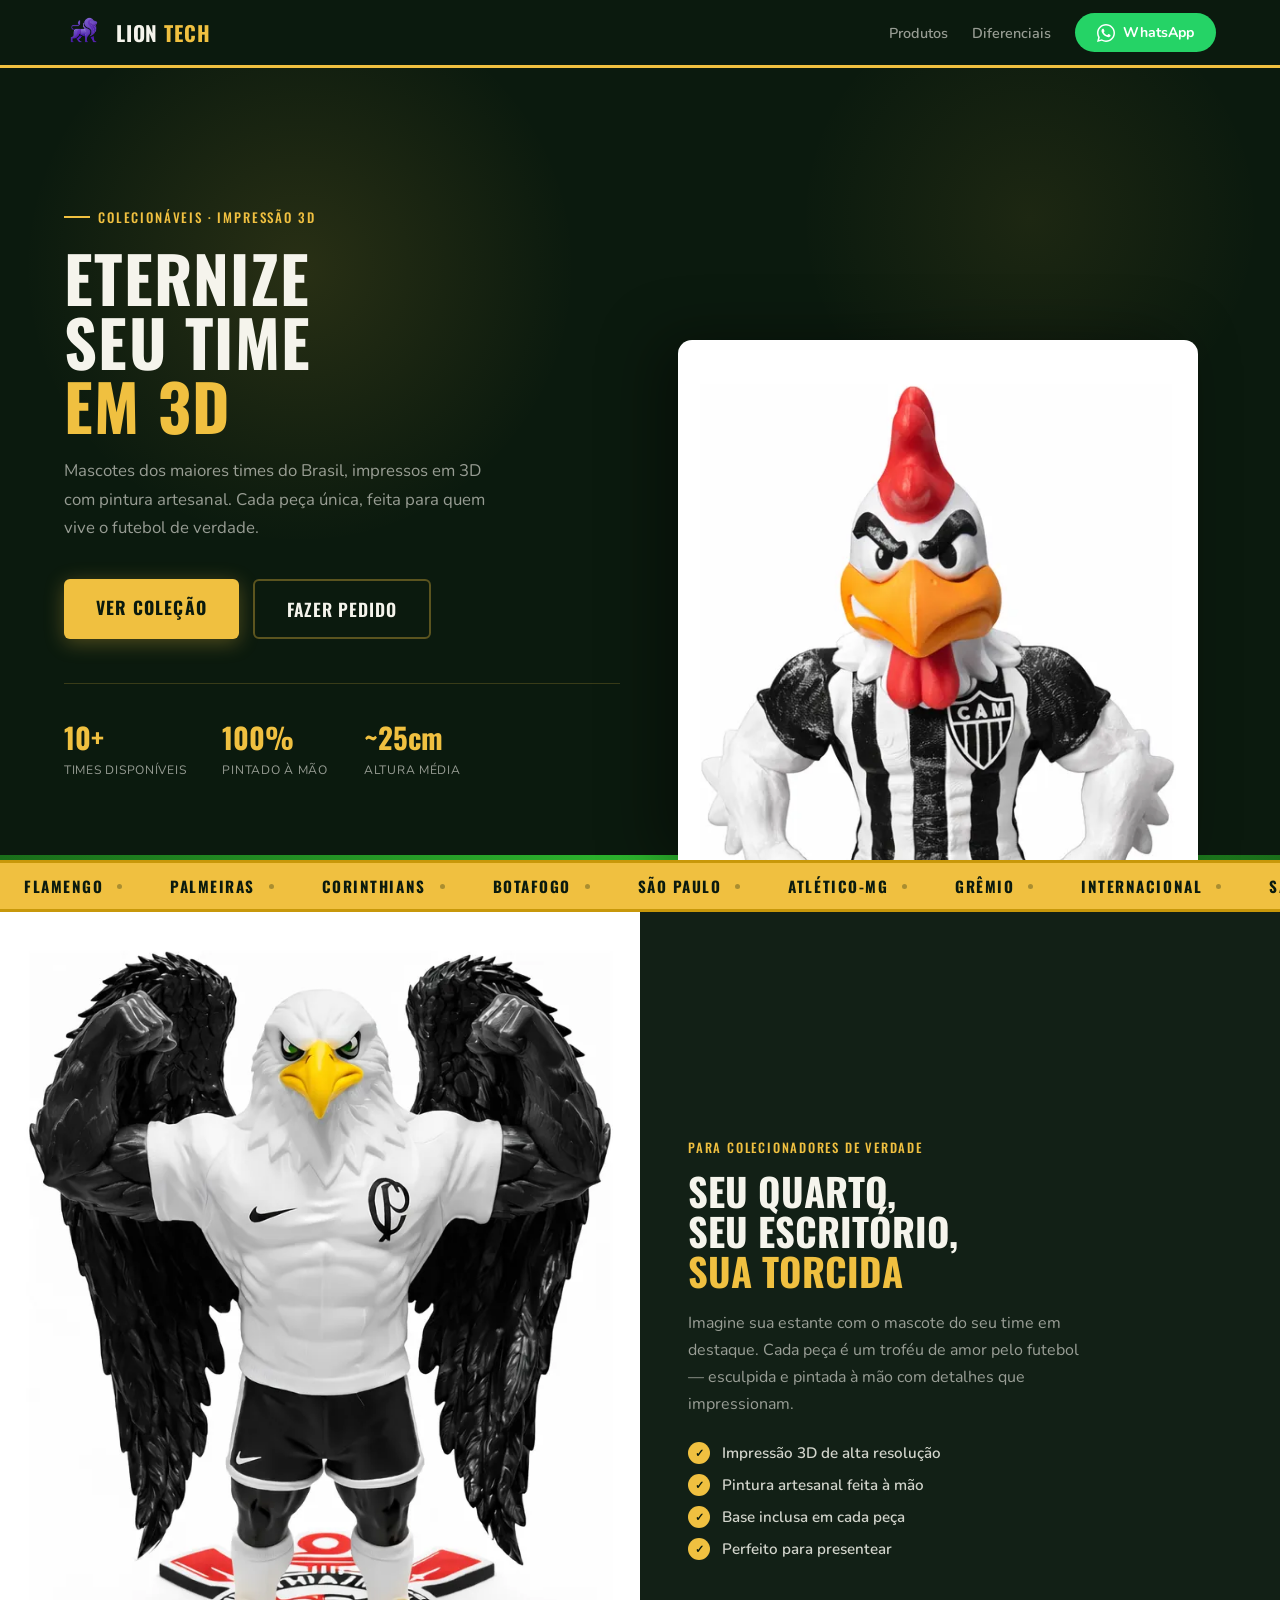
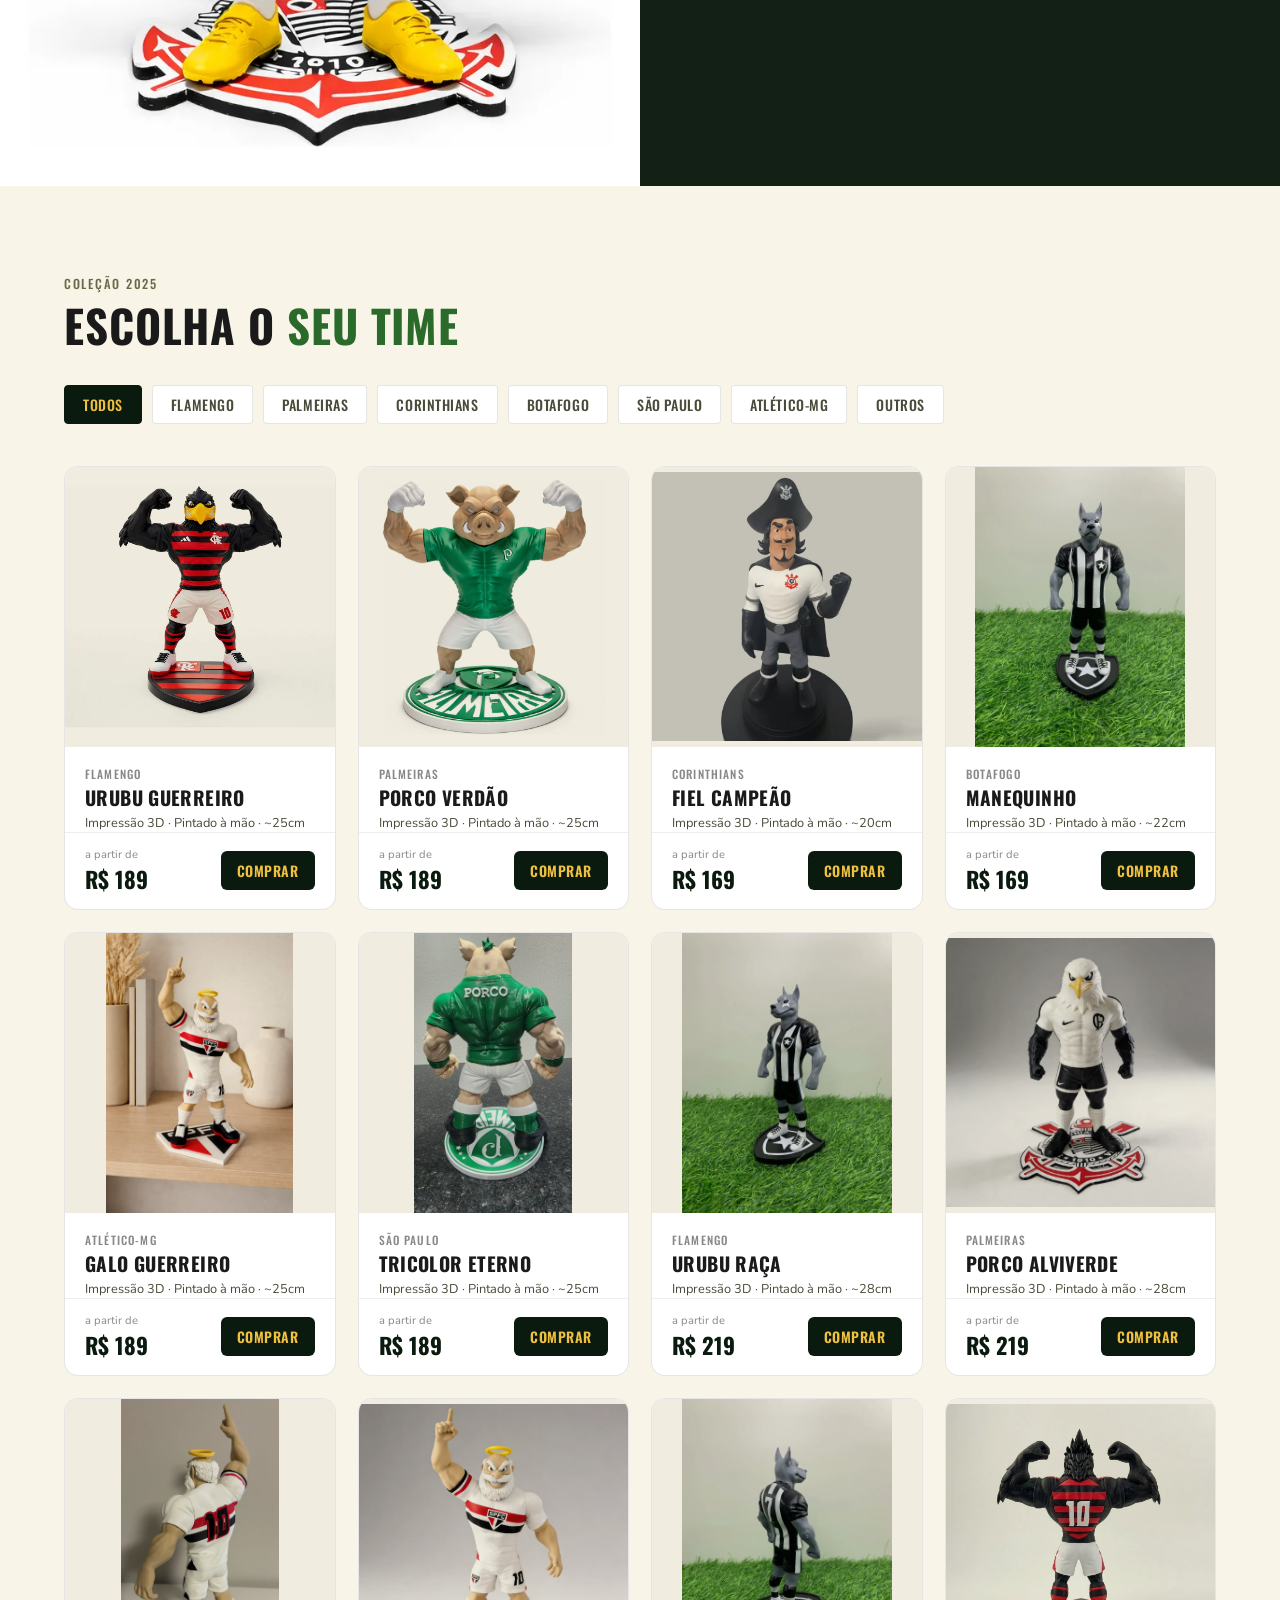
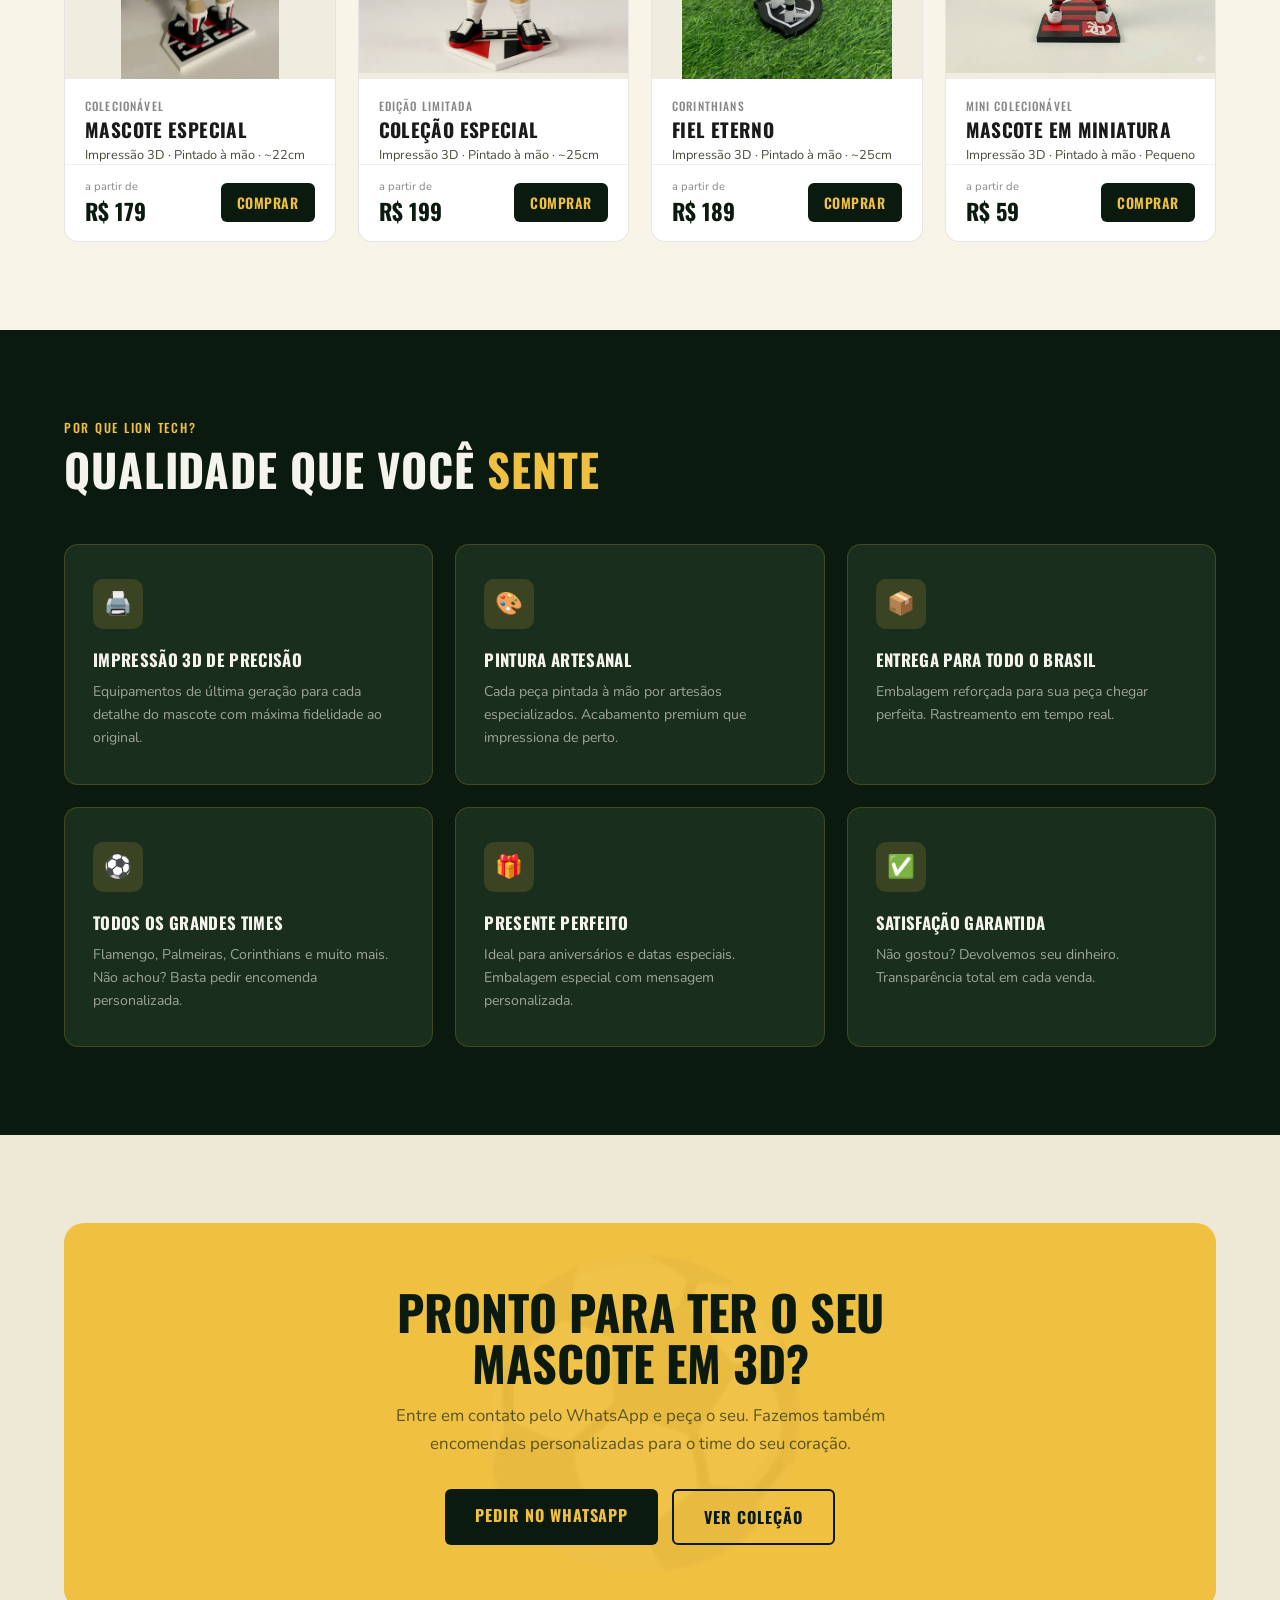
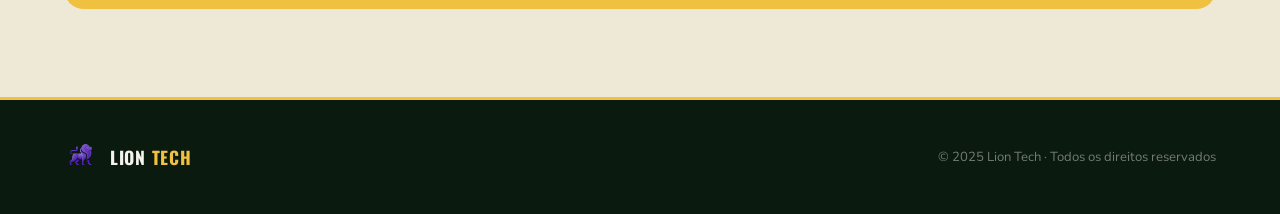
<file: Landing Page v2.html>
<!DOCTYPE html>
<html lang="pt-BR">
<head>
<meta charset="UTF-8">
<meta name="viewport" content="width=device-width,initial-scale=1">
<title>Lion Tech — Mascotes 3D dos Times</title>
<link rel="stylesheet" href="style2.css">
</head>
<body>

<!-- NAV -->
<nav>
  <div class="nl">
    <img src="uploads/Logo lion tech.png" alt="Lion Tech">
    <span>Lion <b>Tech</b></span>
  </div>
  <div class="nr">
    <a class="nla" href="#produtos">Produtos</a>
    <a class="nla" href="#diferenciais">Diferenciais</a>
    <a class="bw" href="https://wa.me/55" target="_blank">
      <svg viewBox="0 0 24 24"><path d="M17.472 14.382c-.297-.149-1.758-.867-2.03-.967-.273-.099-.471-.148-.67.15-.197.297-.767.966-.94 1.164-.173.199-.347.223-.644.075-.297-.15-1.255-.463-2.39-1.475-.883-.788-1.48-1.761-1.653-2.059-.173-.297-.018-.458.13-.606.134-.133.298-.347.446-.52.149-.174.198-.298.298-.497.099-.198.05-.371-.025-.52-.075-.149-.669-1.612-.916-2.207-.242-.579-.487-.5-.669-.51-.173-.008-.371-.01-.57-.01-.198 0-.52.074-.792.372-.272.297-1.04 1.016-1.04 2.479 0 1.462 1.065 2.875 1.213 3.074.149.198 2.096 3.2 5.077 4.487.709.306 1.262.489 1.694.625.712.227 1.36.195 1.871.118.571-.085 1.758-.719 2.006-1.413.248-.694.248-1.289.173-1.413-.074-.124-.272-.198-.57-.347z"/><path d="M12 0C5.373 0 0 5.373 0 12c0 2.138.563 4.144 1.541 5.886L0 24l6.304-1.518A11.954 11.954 0 0012 24c6.627 0 12-5.373 12-12S18.627 0 12 0zm0 22c-1.846 0-3.576-.5-5.065-1.374l-.363-.215-3.742.9.941-3.635-.236-.376A9.966 9.966 0 012 12C2 6.477 6.477 2 12 2s10 4.477 10 10-4.477 10-10 10z"/></svg>
      WhatsApp
    </a>
  </div>
</nav>

<!-- HERO -->
<div class="hero">
  <div class="hg"></div>
  <div class="ht">
    <div class="he">Colecionáveis · Impressão 3D</div>
    <h1>Eternize<br>seu time<br><em>em 3D</em></h1>
    <p class="hs">Mascotes dos maiores times do Brasil, impressos em 3D com pintura artesanal. Cada peça única, feita para quem vive o futebol de verdade.</p>
    <div class="ha">
      <a href="#produtos" class="bp">Ver Coleção</a>
      <a href="https://wa.me/55" target="_blank" class="bg">Fazer Pedido</a>
    </div>
    <div class="hst">
      <div class="stat"><strong>10+</strong><span>Times Disponíveis</span></div>
      <div class="stat"><strong>100%</strong><span>Pintado à Mão</span></div>
      <div class="stat"><strong>~25cm</strong><span>Altura Média</span></div>
    </div>
  </div>
  <div class="hv">
    <img src="uploads/D_NQ_NP_2X_766801-MLB110089705701_042026-F.webp" alt="Coleção de mascotes 3D na estante">
  </div>
</div>

<!-- MARQUEE -->
<div class="mqw">
  <div class="mqt" id="mq"></div>
</div>

<!-- LIFESTYLE / PRATELEIRA -->
<div class="ls">
  <div class="lsi">
    <img src="uploads/D_NQ_NP_2X_863415-MLB110629463697_042026-F.webp" alt="Mascotes na estante">
  </div>
  <div class="lst">
    <div class="ll">Para Colecionadores de Verdade</div>
    <h2 class="lth2">Seu quarto,<br>seu escritório,<br><em>sua torcida</em></h2>
    <p class="lp">Imagine sua estante com o mascote do seu time em destaque. Cada peça é um troféu de amor pelo futebol — esculpida e pintada à mão com detalhes que impressionam.</p>
    <ul class="lul">
      <li>Impressão 3D de alta resolução</li>
      <li>Pintura artesanal feita à mão</li>
      <li>Base inclusa em cada peça</li>
      <li>Perfeito para presentear</li>
    </ul>
  </div>
</div>

<!-- PRODUTOS -->
<section class="sec seccr" id="produtos">
  <div class="sl">Coleção 2025</div>
  <div class="st">Escolha o <em>Seu Time</em></div>

  <div class="fb">
    <button class="fbtn on" data-f="all">Todos</button>
    <button class="fbtn" data-f="flamengo">Flamengo</button>
    <button class="fbtn" data-f="palmeiras">Palmeiras</button>
    <button class="fbtn" data-f="corinthians">Corinthians</button>
    <button class="fbtn" data-f="botafogo">Botafogo</button>
    <button class="fbtn" data-f="spfc">São Paulo</button>
    <button class="fbtn" data-f="atletico">Atlético-MG</button>
    <button class="fbtn" data-f="outros">Outros</button>
  </div>

  <div class="grid" id="pg">

    <div class="card" data-team="flamengo">
      <div class="cimg"><img src="uploads/D_NQ_NP_2X_684550-MLB109214949258_042026-F.webp" alt="Urubu Flamengo"></div>
      <div class="cb">
        <div class="ctm">Flamengo</div>
        <div class="cn">Urubu Guerreiro</div>
        <div class="ci">Impressão 3D · Pintado à mão · ~25cm</div>
      </div>
      <div class="cf">
        <div class="cp"><small>a partir de</small>R$ 189</div>
        <a class="cbtn" href="https://wa.me/55" target="_blank">Comprar</a>
      </div>
    </div>

    <div class="card" data-team="palmeiras">
      <div class="cimg"><img src="uploads/D_NQ_NP_2X_642088-MLB110527036977_042026-F.webp" alt="Porco Palmeiras"></div>
      <div class="cb">
        <div class="ctm">Palmeiras</div>
        <div class="cn">Porco Verdão</div>
        <div class="ci">Impressão 3D · Pintado à mão · ~25cm</div>
      </div>
      <div class="cf">
        <div class="cp"><small>a partir de</small>R$ 189</div>
        <a class="cbtn" href="https://wa.me/55" target="_blank">Comprar</a>
      </div>
    </div>

    <div class="card" data-team="corinthians">
      <div class="cimg"><img src="uploads/D_NQ_NP_2X_884666-MLB83284076912_042025-F.webp" alt="Corinthians"></div>
      <div class="cb">
        <div class="ctm">Corinthians</div>
        <div class="cn">Fiel Campeão</div>
        <div class="ci">Impressão 3D · Pintado à mão · ~20cm</div>
      </div>
      <div class="cf">
        <div class="cp"><small>a partir de</small>R$ 169</div>
        <a class="cbtn" href="https://wa.me/55" target="_blank">Comprar</a>
      </div>
    </div>

    <div class="card" data-team="botafogo">
      <div class="cimg"><img src="uploads/D_NQ_NP_2X_602055-MLB89286823473_082025-F.webp" alt="Botafogo"></div>
      <div class="cb">
        <div class="ctm">Botafogo</div>
        <div class="cn">Manequinho</div>
        <div class="ci">Impressão 3D · Pintado à mão · ~22cm</div>
      </div>
      <div class="cf">
        <div class="cp"><small>a partir de</small>R$ 169</div>
        <a class="cbtn" href="https://wa.me/55" target="_blank">Comprar</a>
      </div>
    </div>

    <div class="card" data-team="atletico">
      <div class="cimg"><img src="uploads/D_NQ_NP_2X_671488-MLB108486077478_032026-F.webp" alt="Atletico MG"></div>
      <div class="cb">
        <div class="ctm">Atlético-MG</div>
        <div class="cn">Galo Guerreiro</div>
        <div class="ci">Impressão 3D · Pintado à mão · ~25cm</div>
      </div>
      <div class="cf">
        <div class="cp"><small>a partir de</small>R$ 189</div>
        <a class="cbtn" href="https://wa.me/55" target="_blank">Comprar</a>
      </div>
    </div>

    <div class="card" data-team="spfc">
      <div class="cimg"><img src="uploads/D_NQ_NP_2X_679873-MLB110392385979_042026-F.webp" alt="São Paulo"></div>
      <div class="cb">
        <div class="ctm">São Paulo</div>
        <div class="cn">Tricolor Eterno</div>
        <div class="ci">Impressão 3D · Pintado à mão · ~25cm</div>
      </div>
      <div class="cf">
        <div class="cp"><small>a partir de</small>R$ 189</div>
        <a class="cbtn" href="https://wa.me/55" target="_blank">Comprar</a>
      </div>
    </div>

    <div class="card" data-team="flamengo">
      <div class="cimg"><img src="uploads/D_NQ_NP_2X_846589-MLB88928899178_082025-F.webp" alt="Flamengo 2"></div>
      <div class="cb">
        <div class="ctm">Flamengo</div>
        <div class="cn">Urubu Raça</div>
        <div class="ci">Impressão 3D · Pintado à mão · ~28cm</div>
      </div>
      <div class="cf">
        <div class="cp"><small>a partir de</small>R$ 219</div>
        <a class="cbtn" href="https://wa.me/55" target="_blank">Comprar</a>
      </div>
    </div>

    <div class="card" data-team="palmeiras">
      <div class="cimg"><img src="uploads/D_NQ_NP_2X_753270-MLA110527286571_042026-F.webp" alt="Palmeiras 2"></div>
      <div class="cb">
        <div class="ctm">Palmeiras</div>
        <div class="cn">Porco Alviverde</div>
        <div class="ci">Impressão 3D · Pintado à mão · ~28cm</div>
      </div>
      <div class="cf">
        <div class="cp"><small>a partir de</small>R$ 219</div>
        <a class="cbtn" href="https://wa.me/55" target="_blank">Comprar</a>
      </div>
    </div>

    <div class="card" data-team="outros">
      <div class="cimg"><img src="uploads/D_NQ_NP_2X_698362-MLB108484793096_032026-F.webp" alt="Colecionável"></div>
      <div class="cb">
        <div class="ctm">Colecionável</div>
        <div class="cn">Mascote Especial</div>
        <div class="ci">Impressão 3D · Pintado à mão · ~22cm</div>
      </div>
      <div class="cf">
        <div class="cp"><small>a partir de</small>R$ 179</div>
        <a class="cbtn" href="https://wa.me/55" target="_blank">Comprar</a>
      </div>
    </div>

    <div class="card" data-team="outros">
      <div class="cimg"><img src="uploads/D_NQ_NP_2X_900389-MLB109287176533_032026-F.webp" alt="Edição Limitada"></div>
      <div class="cb">
        <div class="ctm">Edição Limitada</div>
        <div class="cn">Coleção Especial</div>
        <div class="ci">Impressão 3D · Pintado à mão · ~25cm</div>
      </div>
      <div class="cf">
        <div class="cp"><small>a partir de</small>R$ 199</div>
        <a class="cbtn" href="https://wa.me/55" target="_blank">Comprar</a>
      </div>
    </div>

    <div class="card" data-team="corinthians">
      <div class="cimg"><img src="uploads/D_NQ_NP_2X_998396-MLB89286813609_082025-F.webp" alt="Corinthians 2"></div>
      <div class="cb">
        <div class="ctm">Corinthians</div>
        <div class="cn">Fiel Eterno</div>
        <div class="ci">Impressão 3D · Pintado à mão · ~25cm</div>
      </div>
      <div class="cf">
        <div class="cp"><small>a partir de</small>R$ 189</div>
        <a class="cbtn" href="https://wa.me/55" target="_blank">Comprar</a>
      </div>
    </div>

    <div class="card" data-team="outros">
      <div class="cimg"><img src="uploads/D_NQ_NP_2X_871593-MLB109215981592_042026-F.webp" alt="Chaveiro"></div>
      <div class="cb">
        <div class="ctm">Mini Colecionável</div>
        <div class="cn">Mascote em Miniatura</div>
        <div class="ci">Impressão 3D · Pintado à mão · Pequeno</div>
      </div>
      <div class="cf">
        <div class="cp"><small>a partir de</small>R$ 59</div>
        <a class="cbtn" href="https://wa.me/55" target="_blank">Comprar</a>
      </div>
    </div>

  </div>
</section>

<!-- DIFERENCIAIS -->
<section class="sec secdk" id="diferenciais">
  <div class="sl sl-lt">Por que Lion Tech?</div>
  <div class="st st-lt">Qualidade que você <em>sente</em></div>
  <div class="fg">
    <div class="feat"><div class="fi">🖨️</div><div class="ftt">Impressão 3D de Precisão</div><div class="fd">Equipamentos de última geração para cada detalhe do mascote com máxima fidelidade ao original.</div></div>
    <div class="feat"><div class="fi">🎨</div><div class="ftt">Pintura Artesanal</div><div class="fd">Cada peça pintada à mão por artesãos especializados. Acabamento premium que impressiona de perto.</div></div>
    <div class="feat"><div class="fi">📦</div><div class="ftt">Entrega para todo o Brasil</div><div class="fd">Embalagem reforçada para sua peça chegar perfeita. Rastreamento em tempo real.</div></div>
    <div class="feat"><div class="fi">⚽</div><div class="ftt">Todos os Grandes Times</div><div class="fd">Flamengo, Palmeiras, Corinthians e muito mais. Não achou? Basta pedir encomenda personalizada.</div></div>
    <div class="feat"><div class="fi">🎁</div><div class="ftt">Presente Perfeito</div><div class="fd">Ideal para aniversários e datas especiais. Embalagem especial com mensagem personalizada.</div></div>
    <div class="feat"><div class="fi">✅</div><div class="ftt">Satisfação Garantida</div><div class="fd">Não gostou? Devolvemos seu dinheiro. Transparência total em cada venda.</div></div>
  </div>
</section>

<!-- CTA -->
<section class="sec seccr2" id="contato">
  <div class="ctaw">
    <div class="ctat">Pronto para ter o seu<br>mascote em 3D?</div>
    <p class="ctas">Entre em contato pelo WhatsApp e peça o seu. Fazemos também encomendas personalizadas para o time do seu coração.</p>
    <div class="ctab">
      <a class="bd2" href="https://wa.me/55" target="_blank">Pedir no WhatsApp</a>
      <a class="bo2" href="#produtos">Ver Coleção</a>
    </div>
  </div>
</section>

<!-- FOOTER -->
<footer>
  <div class="fl">
    <img src="uploads/Logo lion tech.png" alt="Lion Tech">
    <span class="flb">Lion <b>Tech</b></span>
  </div>
  <span class="fc">© 2025 Lion Tech · Todos os direitos reservados</span>
</footer>

<script>
(function(){
  var t=["Flamengo","Palmeiras","Corinthians","Botafogo","São Paulo","Atlético-MG","Grêmio","Internacional","Santos","Cruzeiro","Vasco","Fluminense"];
  var h='';
  for(var i=0;i<4;i++) t.forEach(function(n){h+='<div class="mqi">'+n+'<span class="mqd"></span></div>';});
  document.getElementById('mq').innerHTML=h;
})();
document.querySelectorAll('.fbtn').forEach(function(b){
  b.addEventListener('click',function(){
    var f=this.dataset.f;
    document.querySelectorAll('.fbtn').forEach(function(x){x.classList.remove('on');});
    this.classList.add('on');
    document.querySelectorAll('.card').forEach(function(c){
      c.classList.toggle('hidden', f!=='all' && c.dataset.team!==f);
    });
  });
});
</script>
</body>
</html>
</file>
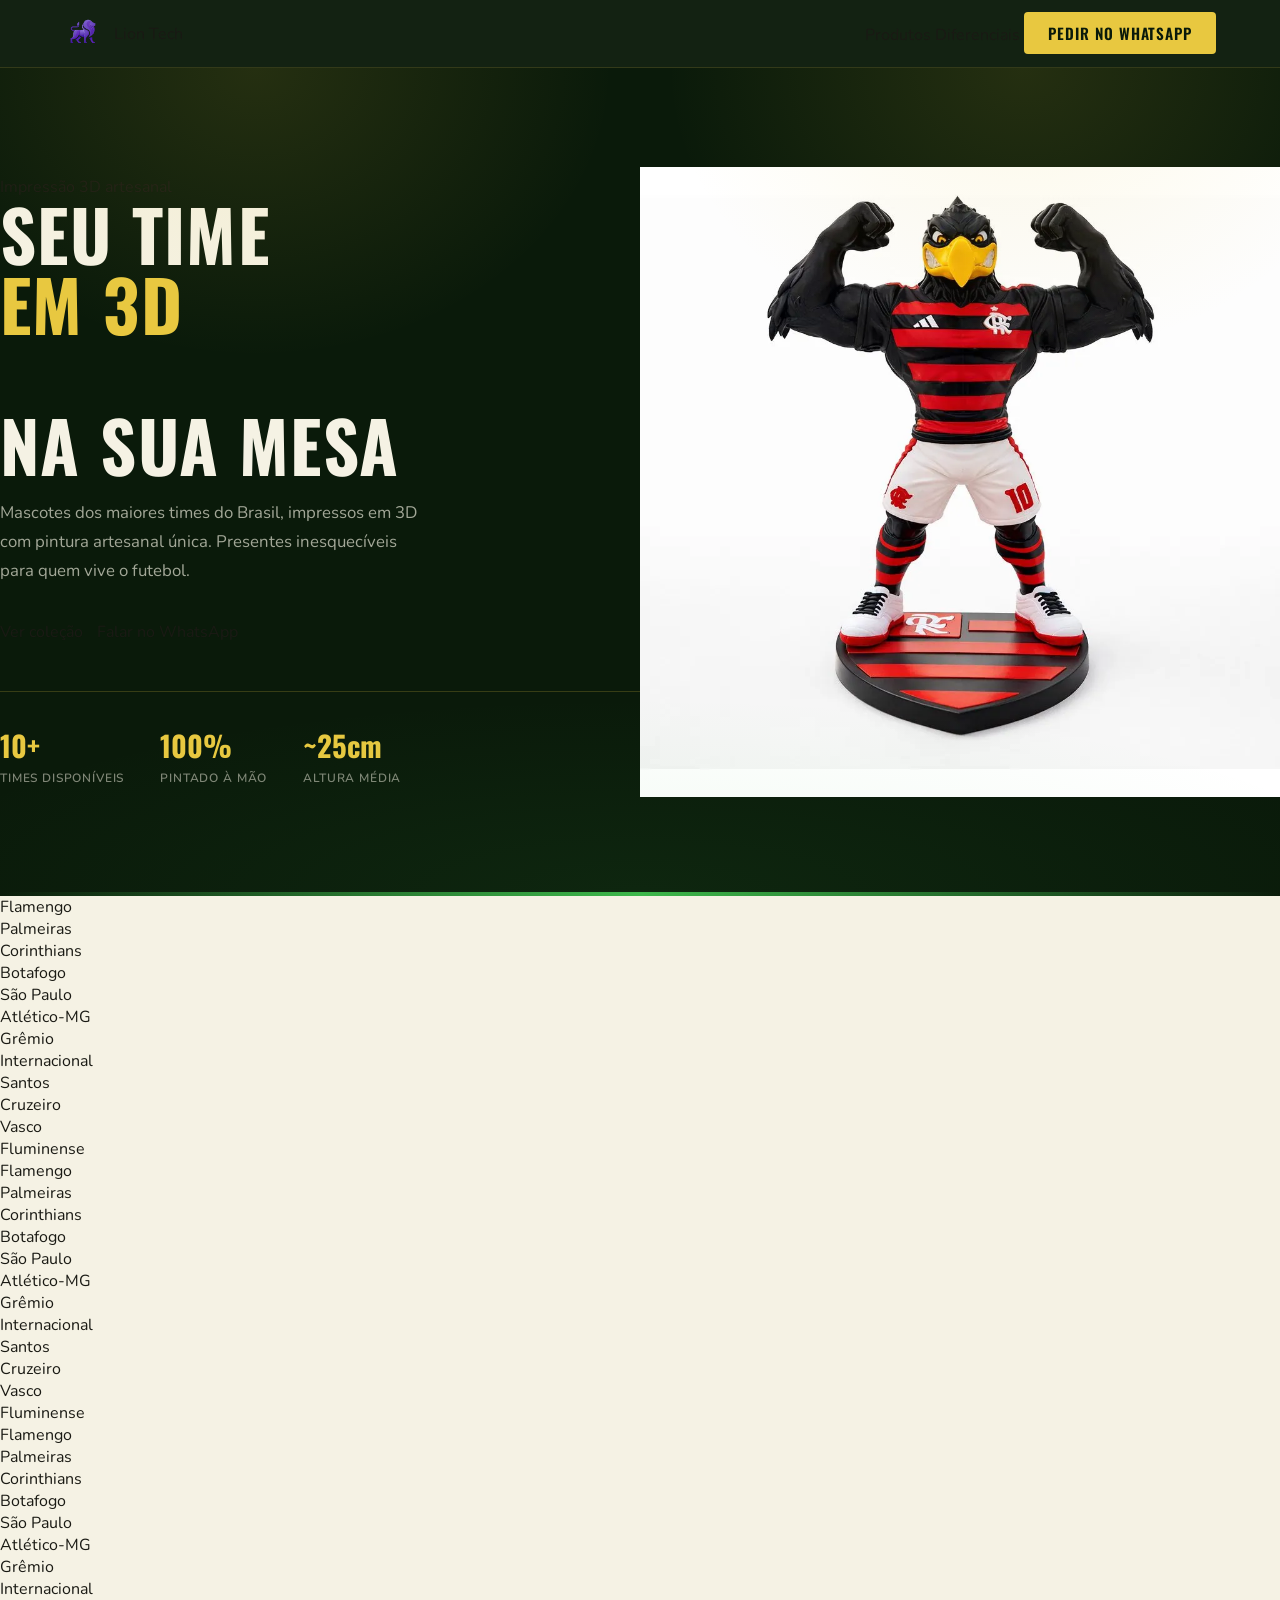
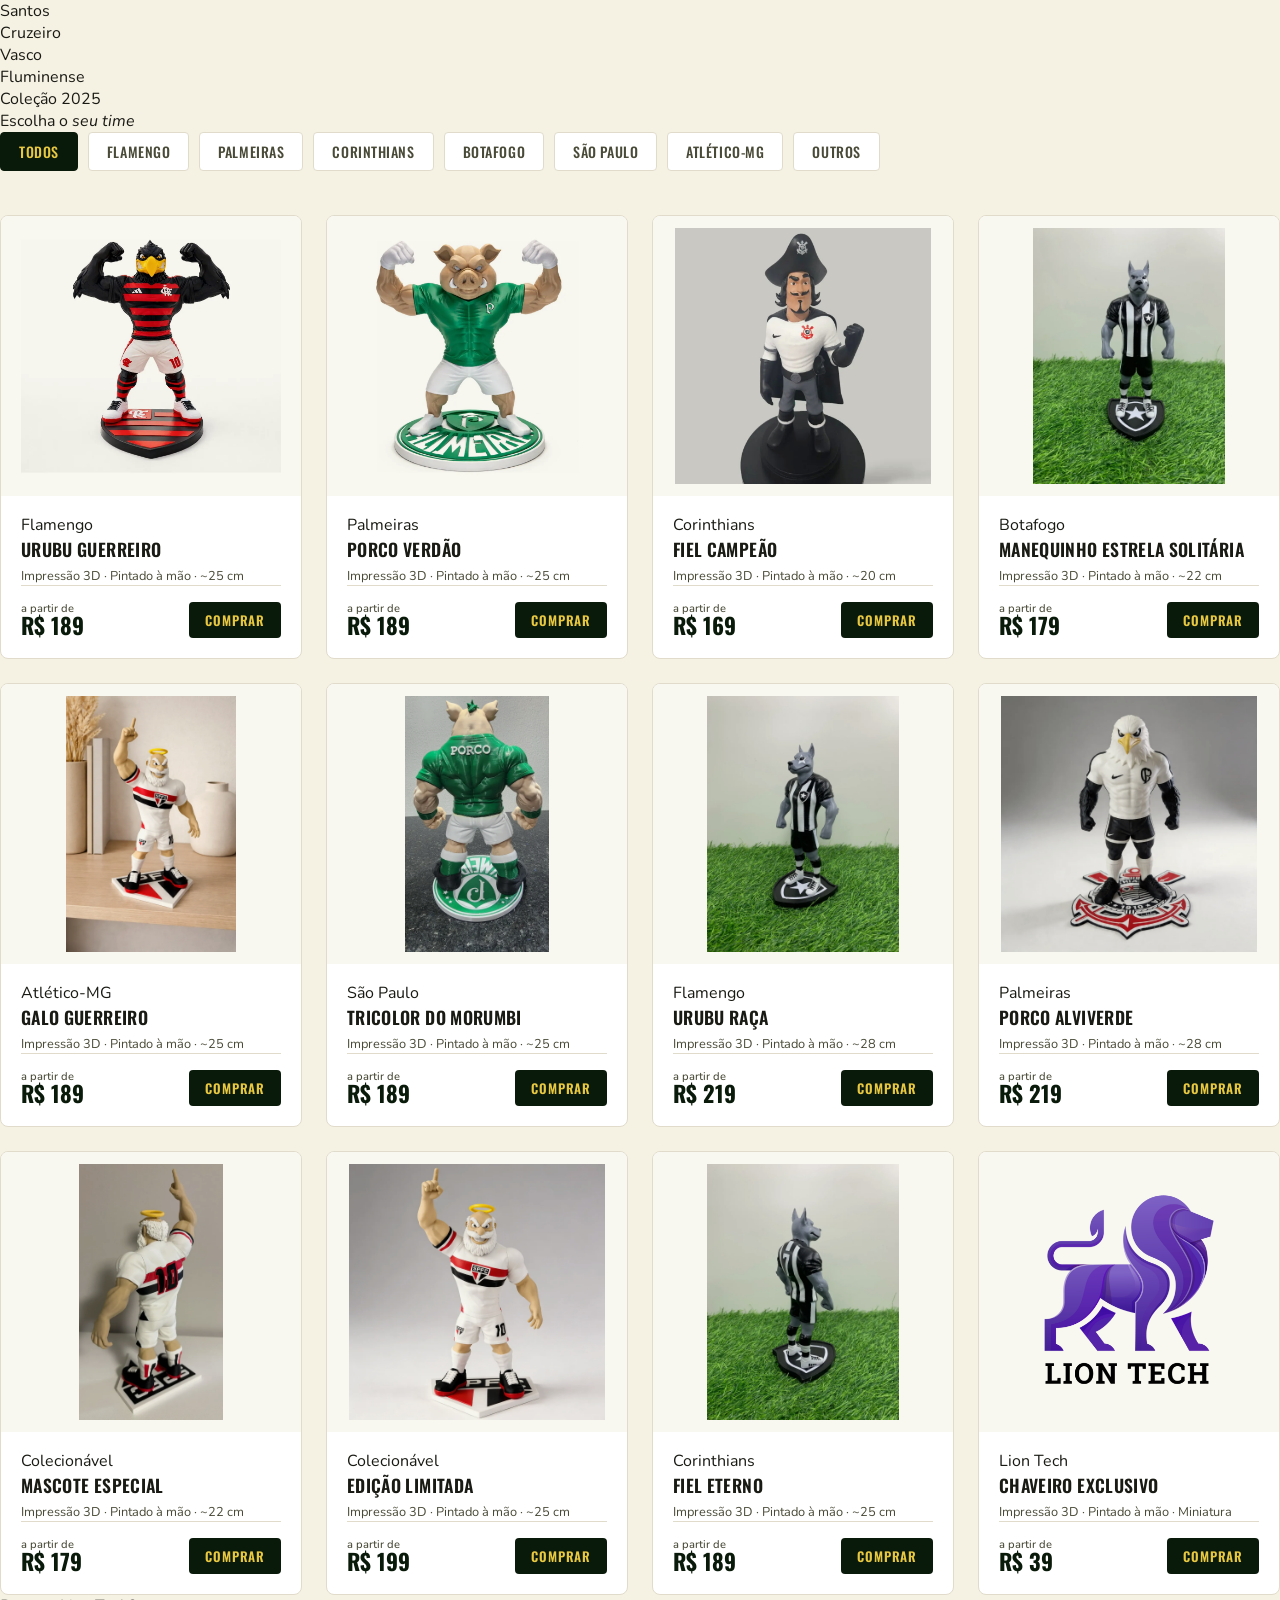
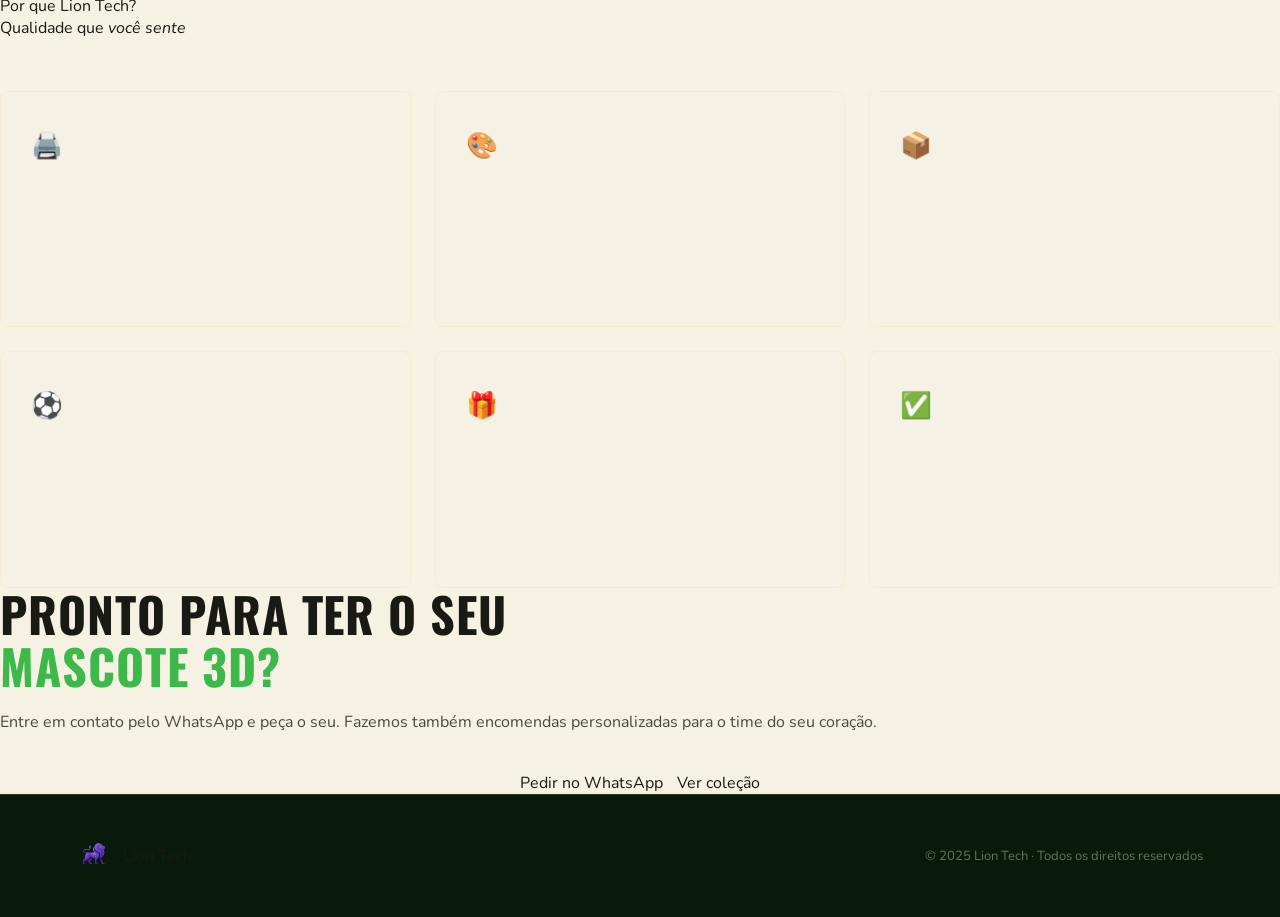
<file: Landing Page.html>
<!DOCTYPE html>
<html lang="pt-BR">
<head>
<meta charset="UTF-8">
<meta name="viewport" content="width=device-width, initial-scale=1.0">
<title>Lion Tech — Mascotes 3D</title>
<link rel="stylesheet" href="style.css">
</head>
<body>

<!-- NAV -->
<nav>
  <a class="nav-logo" href="#">
    <img src="uploads/Logo lion tech.png" alt="Lion Tech">
    <span>Lion Tech</span>
  </a>
  <div class="nav-right">
    <a class="nav-link" href="#produtos">Produtos</a>
    <a class="nav-link" href="#diferenciais">Diferenciais</a>
    <a class="btn-nav" href="https://wa.me/55" target="_blank">Pedir no WhatsApp</a>
  </div>
</nav>

<!-- HERO -->
<div class="hero">
  <div class="hero-text">
    <div class="badge"><b></b>Impressão 3D artesanal</div>
    <h1>Seu time<br><em>em 3D</em><br>na sua mesa</h1>
    <p class="hero-sub">Mascotes dos maiores times do Brasil, impressos em 3D com pintura artesanal única. Presentes inesquecíveis para quem vive o futebol.</p>
    <div class="hero-actions">
      <a class="btn-p" href="#produtos">Ver coleção</a>
      <a class="btn-o" href="https://wa.me/55" target="_blank">Falar no WhatsApp</a>
    </div>
    <div class="hero-stats">
      <div class="stat"><strong>10+</strong><span>Times disponíveis</span></div>
      <div class="stat"><strong>100%</strong><span>Pintado à mão</span></div>
      <div class="stat"><strong>~25cm</strong><span>Altura média</span></div>
    </div>
  </div>
  <div class="hero-visual">
    <div class="hero-glow"></div>
    <img class="hero-img" src="uploads/D_NQ_NP_2X_684550-MLB109214949258_042026-F.webp" alt="Mascote 3D Flamengo">
  </div>
</div>

<!-- MARQUEE -->
<div class="marquee">
  <div class="marquee-track" id="marqueeTrack"></div>
</div>

<!-- PRODUTOS -->
<section class="sec sec-alt" id="produtos">
  <div class="sec-label">Coleção 2025</div>
  <div class="sec-title">Escolha o <em>seu time</em></div>

  <div class="filter-bar">
    <button class="f-btn on" data-f="all">Todos</button>
    <button class="f-btn" data-f="flamengo">Flamengo</button>
    <button class="f-btn" data-f="palmeiras">Palmeiras</button>
    <button class="f-btn" data-f="corinthians">Corinthians</button>
    <button class="f-btn" data-f="botafogo">Botafogo</button>
    <button class="f-btn" data-f="spfc">São Paulo</button>
    <button class="f-btn" data-f="atletico">Atlético-MG</button>
    <button class="f-btn" data-f="outros">Outros</button>
  </div>

  <div class="grid" id="productGrid">

    <div class="card" data-team="flamengo">
      <div class="card-img"><img src="uploads/D_NQ_NP_2X_684550-MLB109214949258_042026-F.webp" alt="Urubu Flamengo"></div>
      <div class="card-body">
        <div class="card-team">Flamengo</div>
        <div class="card-name">Urubu Guerreiro</div>
        <div class="card-info">Impressão 3D · Pintado à mão · ~25 cm</div>
        <div class="card-foot">
          <div class="card-price"><small>a partir de</small>R$ 189</div>
          <a class="card-btn" href="https://wa.me/55" target="_blank">Comprar</a>
        </div>
      </div>
    </div>

    <div class="card" data-team="palmeiras">
      <div class="card-img"><img src="uploads/D_NQ_NP_2X_642088-MLB110527036977_042026-F.webp" alt="Porco Palmeiras"></div>
      <div class="card-body">
        <div class="card-team">Palmeiras</div>
        <div class="card-name">Porco Verdão</div>
        <div class="card-info">Impressão 3D · Pintado à mão · ~25 cm</div>
        <div class="card-foot">
          <div class="card-price"><small>a partir de</small>R$ 189</div>
          <a class="card-btn" href="https://wa.me/55" target="_blank">Comprar</a>
        </div>
      </div>
    </div>

    <div class="card" data-team="corinthians">
      <div class="card-img"><img src="uploads/D_NQ_NP_2X_884666-MLB83284076912_042025-F.webp" alt="Corinthians"></div>
      <div class="card-body">
        <div class="card-team">Corinthians</div>
        <div class="card-name">Fiel Campeão</div>
        <div class="card-info">Impressão 3D · Pintado à mão · ~20 cm</div>
        <div class="card-foot">
          <div class="card-price"><small>a partir de</small>R$ 169</div>
          <a class="card-btn" href="https://wa.me/55" target="_blank">Comprar</a>
        </div>
      </div>
    </div>

    <div class="card" data-team="botafogo">
      <div class="card-img"><img src="uploads/D_NQ_NP_2X_602055-MLB89286823473_082025-F.webp" alt="Botafogo"></div>
      <div class="card-body">
        <div class="card-team">Botafogo</div>
        <div class="card-name">Manequinho Estrela Solitária</div>
        <div class="card-info">Impressão 3D · Pintado à mão · ~22 cm</div>
        <div class="card-foot">
          <div class="card-price"><small>a partir de</small>R$ 179</div>
          <a class="card-btn" href="https://wa.me/55" target="_blank">Comprar</a>
        </div>
      </div>
    </div>

    <div class="card" data-team="atletico">
      <div class="card-img"><img src="uploads/D_NQ_NP_2X_671488-MLB108486077478_032026-F.webp" alt="Atletico MG"></div>
      <div class="card-body">
        <div class="card-team">Atlético-MG</div>
        <div class="card-name">Galo Guerreiro</div>
        <div class="card-info">Impressão 3D · Pintado à mão · ~25 cm</div>
        <div class="card-foot">
          <div class="card-price"><small>a partir de</small>R$ 189</div>
          <a class="card-btn" href="https://wa.me/55" target="_blank">Comprar</a>
        </div>
      </div>
    </div>

    <div class="card" data-team="spfc">
      <div class="card-img"><img src="uploads/D_NQ_NP_2X_679873-MLB110392385979_042026-F.webp" alt="São Paulo FC"></div>
      <div class="card-body">
        <div class="card-team">São Paulo</div>
        <div class="card-name">Tricolor do Morumbi</div>
        <div class="card-info">Impressão 3D · Pintado à mão · ~25 cm</div>
        <div class="card-foot">
          <div class="card-price"><small>a partir de</small>R$ 189</div>
          <a class="card-btn" href="https://wa.me/55" target="_blank">Comprar</a>
        </div>
      </div>
    </div>

    <div class="card" data-team="flamengo">
      <div class="card-img"><img src="uploads/D_NQ_NP_2X_846589-MLB88928899178_082025-F.webp" alt="Flamengo 2"></div>
      <div class="card-body">
        <div class="card-team">Flamengo</div>
        <div class="card-name">Urubu Raça</div>
        <div class="card-info">Impressão 3D · Pintado à mão · ~28 cm</div>
        <div class="card-foot">
          <div class="card-price"><small>a partir de</small>R$ 219</div>
          <a class="card-btn" href="https://wa.me/55" target="_blank">Comprar</a>
        </div>
      </div>
    </div>

    <div class="card" data-team="palmeiras">
      <div class="card-img"><img src="uploads/D_NQ_NP_2X_753270-MLA110527286571_042026-F.webp" alt="Palmeiras 2"></div>
      <div class="card-body">
        <div class="card-team">Palmeiras</div>
        <div class="card-name">Porco Alviverde</div>
        <div class="card-info">Impressão 3D · Pintado à mão · ~28 cm</div>
        <div class="card-foot">
          <div class="card-price"><small>a partir de</small>R$ 219</div>
          <a class="card-btn" href="https://wa.me/55" target="_blank">Comprar</a>
        </div>
      </div>
    </div>

    <div class="card" data-team="outros">
      <div class="card-img"><img src="uploads/D_NQ_NP_2X_698362-MLB108484793096_032026-F.webp" alt="Mascote"></div>
      <div class="card-body">
        <div class="card-team">Colecionável</div>
        <div class="card-name">Mascote Especial</div>
        <div class="card-info">Impressão 3D · Pintado à mão · ~22 cm</div>
        <div class="card-foot">
          <div class="card-price"><small>a partir de</small>R$ 179</div>
          <a class="card-btn" href="https://wa.me/55" target="_blank">Comprar</a>
        </div>
      </div>
    </div>

    <div class="card" data-team="outros">
      <div class="card-img"><img src="uploads/D_NQ_NP_2X_900389-MLB109287176533_032026-F.webp" alt="Mascote 2"></div>
      <div class="card-body">
        <div class="card-team">Colecionável</div>
        <div class="card-name">Edição Limitada</div>
        <div class="card-info">Impressão 3D · Pintado à mão · ~25 cm</div>
        <div class="card-foot">
          <div class="card-price"><small>a partir de</small>R$ 199</div>
          <a class="card-btn" href="https://wa.me/55" target="_blank">Comprar</a>
        </div>
      </div>
    </div>

    <div class="card" data-team="corinthians">
      <div class="card-img"><img src="uploads/D_NQ_NP_2X_998396-MLB89286813609_082025-F.webp" alt="Corinthians 2"></div>
      <div class="card-body">
        <div class="card-team">Corinthians</div>
        <div class="card-name">Fiel Eterno</div>
        <div class="card-info">Impressão 3D · Pintado à mão · ~25 cm</div>
        <div class="card-foot">
          <div class="card-price"><small>a partir de</small>R$ 189</div>
          <a class="card-btn" href="https://wa.me/55" target="_blank">Comprar</a>
        </div>
      </div>
    </div>

    <div class="card" data-team="outros">
      <div class="card-img"><img src="uploads/LOGO CHAVEIRO.png" alt="Chaveiro Lion Tech"></div>
      <div class="card-body">
        <div class="card-team">Lion Tech</div>
        <div class="card-name">Chaveiro Exclusivo</div>
        <div class="card-info">Impressão 3D · Pintado à mão · Miniatura</div>
        <div class="card-foot">
          <div class="card-price"><small>a partir de</small>R$ 39</div>
          <a class="card-btn" href="https://wa.me/55" target="_blank">Comprar</a>
        </div>
      </div>
    </div>

  </div>
</section>

<!-- DIFERENCIAIS -->
<section class="sec" id="diferenciais">
  <div class="sec-label">Por que Lion Tech?</div>
  <div class="sec-title">Qualidade que <em>você sente</em></div>
  <div class="feat-grid">
    <div class="feat">
      <div class="feat-icon">🖨️</div>
      <div class="feat-title">Impressão 3D de Precisão</div>
      <div class="feat-desc">Utilizamos equipamentos de última geração para garantir cada detalhe do mascote com fidelidade máxima ao original.</div>
    </div>
    <div class="feat">
      <div class="feat-icon">🎨</div>
      <div class="feat-title">Pintura Artesanal</div>
      <div class="feat-desc">Cada peça é pintada à mão por artesãos especializados. Cada mascote é único, com acabamento premium que impressiona.</div>
    </div>
    <div class="feat">
      <div class="feat-icon">📦</div>
      <div class="feat-title">Entrega para Todo o Brasil</div>
      <div class="feat-desc">Enviamos para qualquer estado com embalagem reforçada para sua peça chegar perfeita, com rastreamento em tempo real.</div>
    </div>
    <div class="feat">
      <div class="feat-icon">⚽</div>
      <div class="feat-title">Todos os Grandes Times</div>
      <div class="feat-desc">Flamengo, Palmeiras, Corinthians, Atlético, Botafogo e muito mais. Se o seu time não estiver, basta pedir encomenda.</div>
    </div>
    <div class="feat">
      <div class="feat-icon">🎁</div>
      <div class="feat-title">Presente Perfeito</div>
      <div class="feat-desc">Ideal para aniversários, datas comemorativas ou para colecionar. Embalagem especial com opção de mensagem personalizada.</div>
    </div>
    <div class="feat">
      <div class="feat-icon">✅</div>
      <div class="feat-title">Satisfação Garantida</div>
      <div class="feat-desc">Não gostou? Devolvemos seu dinheiro. Trabalhamos com total transparência e comprometimento com cada cliente.</div>
    </div>
  </div>
</section>

<!-- CTA -->
<section class="sec sec-alt" id="contato">
  <div class="cta-wrap">
    <div class="cta-title">Pronto para ter o seu<br><em>mascote 3D?</em></div>
    <p class="cta-sub">Entre em contato pelo WhatsApp e peça o seu. Fazemos também encomendas personalizadas para o time do seu coração.</p>
    <div class="cta-btns">
      <a class="btn-p" href="https://wa.me/55" target="_blank">Pedir no WhatsApp</a>
      <a class="btn-o" href="#produtos">Ver coleção</a>
    </div>
  </div>
</section>

<!-- FOOTER -->
<footer>
  <div class="foot-logo">
    <img src="uploads/Logo lion tech.png" alt="Lion Tech">
    <span>Lion Tech</span>
  </div>
  <span class="foot-copy">© 2025 Lion Tech · Todos os direitos reservados</span>
</footer>

<script>
// Marquee
(function(){
  var times = ["Flamengo","Palmeiras","Corinthians","Botafogo","São Paulo","Atlético-MG","Grêmio","Internacional","Santos","Cruzeiro","Vasco","Fluminense"];
  var html = '';
  for(var i = 0; i < 3; i++) {
    times.forEach(function(t){
      html += '<div class="marquee-item">' + t + '<span class="marquee-dot"></span></div>';
    });
  }
  document.getElementById('marqueeTrack').innerHTML = html;
})();

// Filter
document.querySelectorAll('.f-btn').forEach(function(btn){
  btn.addEventListener('click', function(){
    var filter = this.getAttribute('data-f');
    document.querySelectorAll('.f-btn').forEach(function(b){ b.classList.remove('on'); });
    this.classList.add('on');
    document.querySelectorAll('.card').forEach(function(card){
      if(filter === 'all' || card.getAttribute('data-team') === filter){
        card.classList.remove('hidden');
      } else {
        card.classList.add('hidden');
      }
    });
  });
});
</script>

</body>
</html>
</file>
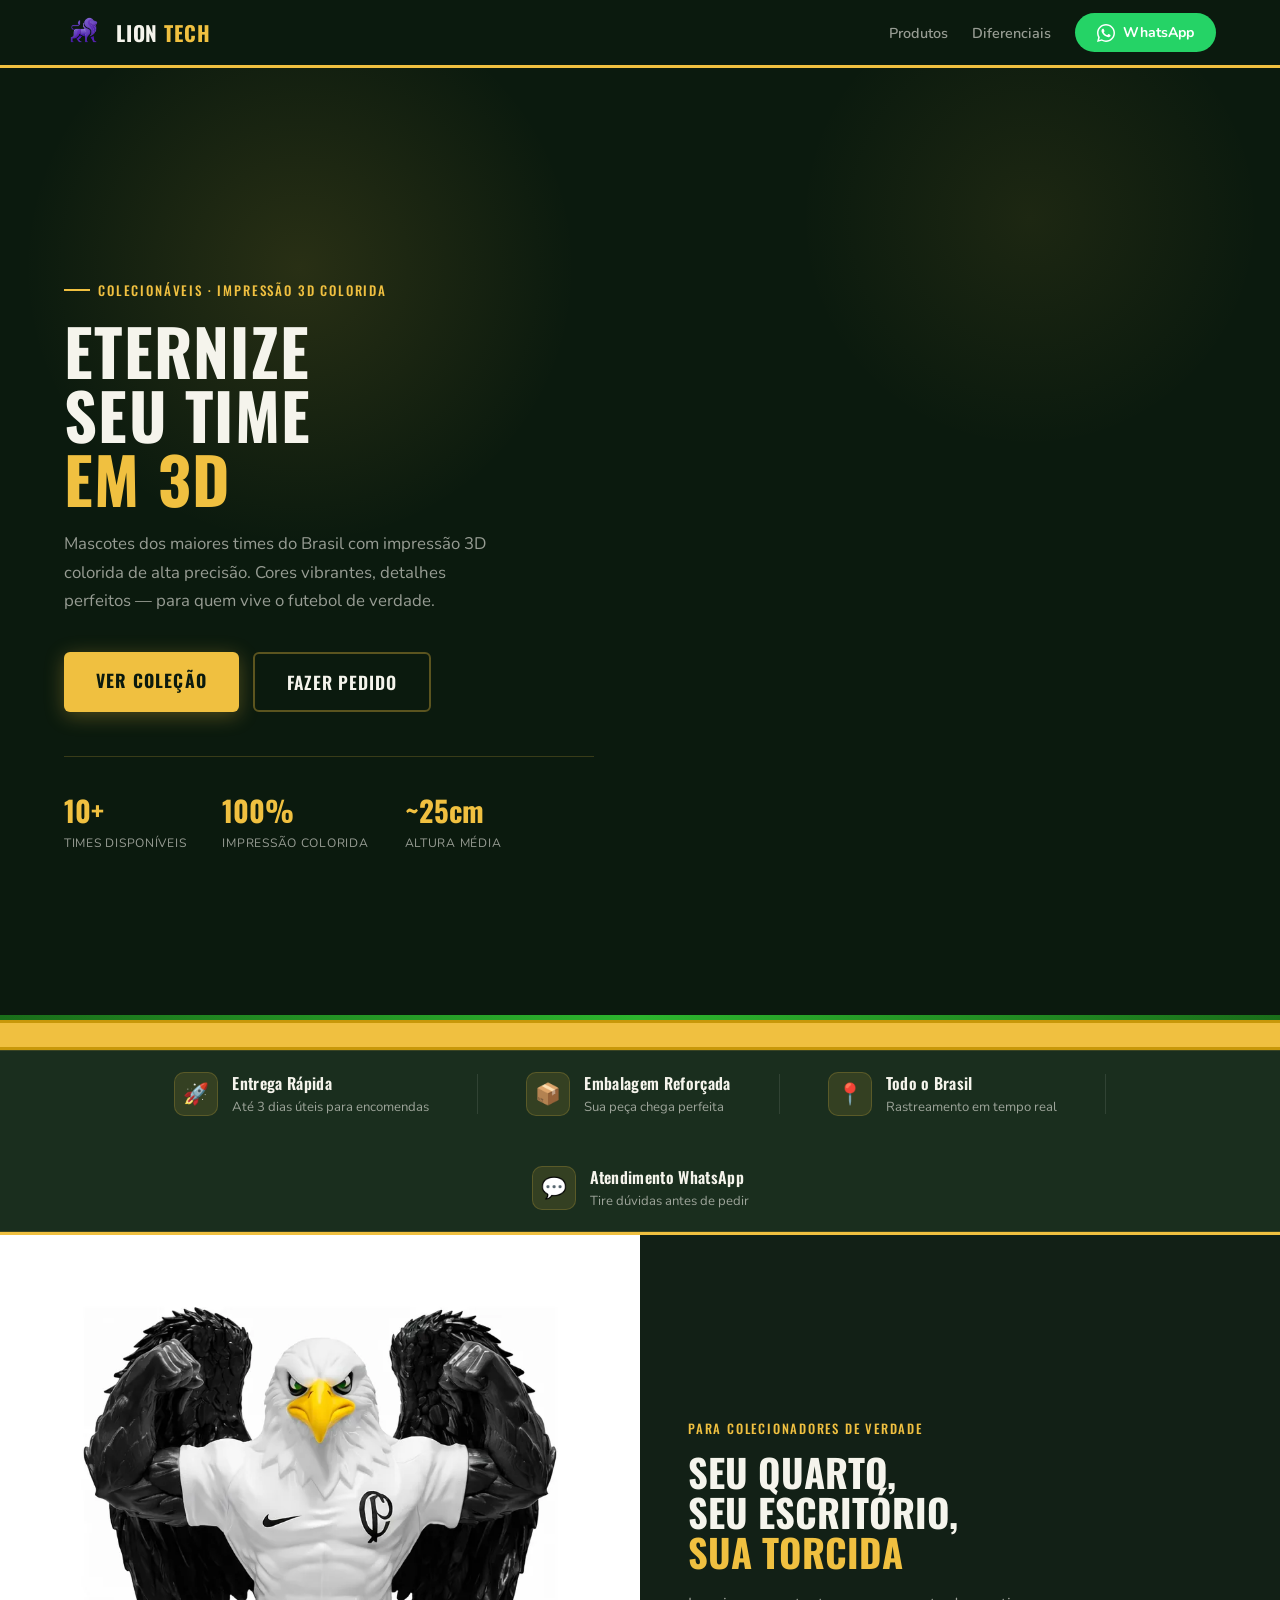
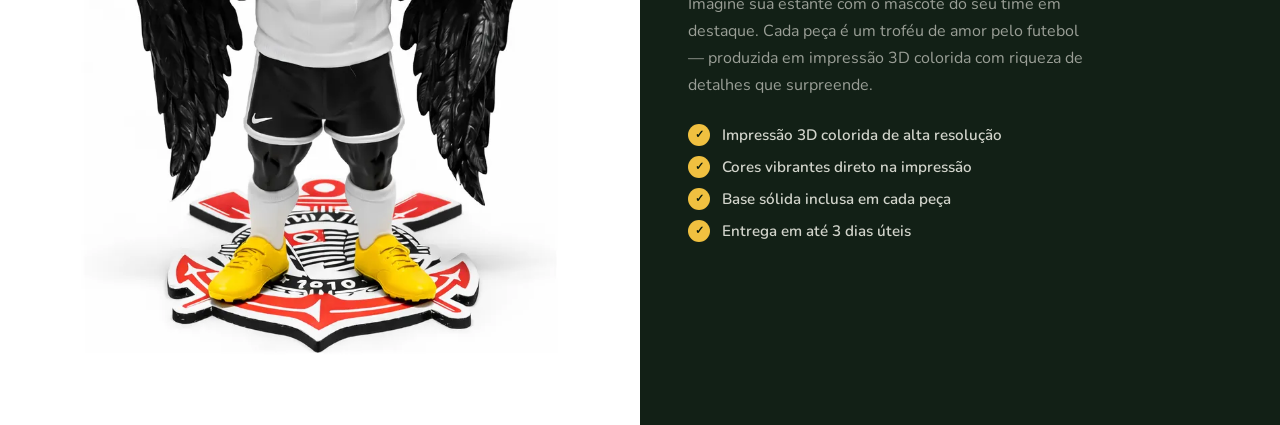
<file: p1.html>
<!DOCTYPE html>
<html lang="pt-BR">
<head>
<meta charset="UTF-8">
<meta name="viewport" content="width=device-width,initial-scale=1">
<title>Lion Tech — Mascotes 3D dos Times</title>
<link rel="stylesheet" href="style3.css">
</head>
<body>
<nav>
  <div class="nl"><img src="uploads/Logo lion tech.png" alt="Lion Tech"><span>Lion <b>Tech</b></span></div>
  <div class="nr">
    <a class="nla" href="#produtos">Produtos</a>
    <a class="nla" href="#diferenciais">Diferenciais</a>
    <a class="bw" href="https://wa.me/55" target="_blank">
      <svg viewBox="0 0 24 24"><path d="M17.472 14.382c-.297-.149-1.758-.867-2.03-.967-.273-.099-.471-.148-.67.15-.197.297-.767.966-.94 1.164-.173.199-.347.223-.644.075-.297-.15-1.255-.463-2.39-1.475-.883-.788-1.48-1.761-1.653-2.059-.173-.297-.018-.458.13-.606.134-.133.298-.347.446-.52.149-.174.198-.298.298-.497.099-.198.05-.371-.025-.52-.075-.149-.669-1.612-.916-2.207-.242-.579-.487-.5-.669-.51-.173-.008-.371-.01-.57-.01-.198 0-.52.074-.792.372-.272.297-1.04 1.016-1.04 2.479 0 1.462 1.065 2.875 1.213 3.074.149.198 2.096 3.2 5.077 4.487.709.306 1.262.489 1.694.625.712.227 1.36.195 1.871.118.571-.085 1.758-.719 2.006-1.413.248-.694.248-1.289.173-1.413-.074-.124-.272-.198-.57-.347z"/><path d="M12 0C5.373 0 0 5.373 0 12c0 2.138.563 4.144 1.541 5.886L0 24l6.304-1.518A11.954 11.954 0 0012 24c6.627 0 12-5.373 12-12S18.627 0 12 0zm0 22c-1.846 0-3.576-.5-5.065-1.374l-.363-.215-3.742.9.941-3.635-.236-.376A9.966 9.966 0 012 12C2 6.477 6.477 2 12 2s10 4.477 10 10-4.477 10-10 10z"/></svg>
      WhatsApp
    </a>
  </div>
</nav>

<div class="hero" id="hero">
  <div class="hg"></div>
  <div class="grass-lines" id="gl"></div>
  <div class="hero-particles" id="hp"></div>
  <div class="ht">
    <div class="he">Colecionáveis · Impressão 3D Colorida</div>
    <h1>Eternize<br>seu time<br><em>em 3D</em></h1>
    <p class="hs">Mascotes dos maiores times do Brasil com impressão 3D colorida de alta precisão. Cores vibrantes, detalhes perfeitos — para quem vive o futebol de verdade.</p>
    <div class="ha">
      <a href="#produtos" class="bp">Ver Coleção</a>
      <a href="https://wa.me/55" target="_blank" class="bg">Fazer Pedido</a>
    </div>
    <div class="hst">
      <div class="stat"><strong>10+</strong><span>Times Disponíveis</span></div>
      <div class="stat"><strong>100%</strong><span>Impressão Colorida</span></div>
      <div class="stat"><strong>~25cm</strong><span>Altura Média</span></div>
    </div>
  </div>
  <div class="hv">
    <video src="uploads/02.mp4" autoplay muted loop playsinline></video>
  </div>
</div>

<div class="mqw"><div class="mqt" id="mq"></div></div>

<div class="delivery-strip">
  <div class="del-item"><div class="del-icon">🚀</div><div class="del-text"><strong>Entrega Rápida</strong><span>Até 3 dias úteis para encomendas</span></div></div>
  <div class="del-sep"></div>
  <div class="del-item"><div class="del-icon">📦</div><div class="del-text"><strong>Embalagem Reforçada</strong><span>Sua peça chega perfeita</span></div></div>
  <div class="del-sep"></div>
  <div class="del-item"><div class="del-icon">📍</div><div class="del-text"><strong>Todo o Brasil</strong><span>Rastreamento em tempo real</span></div></div>
  <div class="del-sep"></div>
  <div class="del-item"><div class="del-icon">💬</div><div class="del-text"><strong>Atendimento WhatsApp</strong><span>Tire dúvidas antes de pedir</span></div></div>
</div>

<div class="ls">
  <div class="lsi"><img src="uploads/D_NQ_NP_2X_863415-MLB110629463697_042026-F.webp" alt="Mascotes na estante"></div>
  <div class="lst">
    <div class="ll">Para Colecionadores de Verdade</div>
    <h2 class="lth2">Seu quarto,<br>seu escritório,<br><em>sua torcida</em></h2>
    <p class="lp">Imagine sua estante com o mascote do seu time em destaque. Cada peça é um troféu de amor pelo futebol — produzida em impressão 3D colorida com riqueza de detalhes que surpreende.</p>
    <ul class="lul">
      <li>Impressão 3D colorida de alta resolução</li>
      <li>Cores vibrantes direto na impressão</li>
      <li>Base sólida inclusa em cada peça</li>
      <li>Entrega em até 3 dias úteis</li>
    </ul>
  </div>
</div>
</file>
<file: style2.css>
@import url('https://fonts.googleapis.com/css2?family=Oswald:wght@400;600;700&family=Nunito:wght@400;500;600&display=swap');
*,*::before,*::after{box-sizing:border-box;margin:0;padding:0}
:root{--gd:#0b1a0e;--gm:#122016;--gc:#1a2e1e;--gold:#F0C040;--gol:#FFD966;--cr:#F8F5E8;--cr2:#EDE9D6;--td:#1a1a1a;--tm:#4a4a3a;--tl:#F5F4EC;--tdim:rgba(245,244,236,.6);--bd:rgba(240,192,64,.18);--bl:rgba(0,0,0,.1);--r:14px}
html{scroll-behavior:smooth}
body{background:var(--cr);color:var(--td);font-family:'Nunito',sans-serif;-webkit-font-smoothing:antialiased;overflow-x:hidden}
a{text-decoration:none;color:inherit}
img{display:block;max-width:100%}
nav{position:sticky;top:0;z-index:100;display:flex;align-items:center;justify-content:space-between;padding:0 5%;height:68px;background:var(--gd);border-bottom:3px solid var(--gold)}
.nl{display:flex;align-items:center;gap:12px}
.nl img{height:40px}
.nl span{font-family:'Oswald',sans-serif;font-weight:700;font-size:1.3rem;letter-spacing:.04em;text-transform:uppercase;color:var(--tl)}
.nl span b{color:var(--gold)}
.nr{display:flex;align-items:center;gap:24px}
.nla{color:rgba(245,244,236,.6);font-size:.9rem;font-weight:600;transition:color .2s}
.nla:hover{color:var(--gold)}
.bw{display:flex;align-items:center;gap:8px;background:#25D366;color:#fff;border-radius:50px;padding:10px 22px;font-weight:700;font-size:.88rem;transition:background .2s}
.bw:hover{background:#1db859}
.bw svg{width:18px;height:18px;fill:#fff;flex-shrink:0}
.hero{background:var(--gd);position:relative;overflow:hidden;padding:80px 5% 0;display:grid;grid-template-columns:1fr 1fr;align-items:flex-end;gap:40px;min-height:88vh}
.hero::before{content:'';position:absolute;top:-100px;left:0;width:600px;height:600px;background:radial-gradient(circle,rgba(240,192,64,.13) 0%,transparent 65%);pointer-events:none}
.hero::after{content:'';position:absolute;top:-100px;right:0;width:500px;height:500px;background:radial-gradient(circle,rgba(240,192,64,.08) 0%,transparent 65%);pointer-events:none}
.hg{position:absolute;bottom:0;left:0;right:0;height:5px;background:linear-gradient(90deg,#1a6e1a,#2db52e 50%,#1a6e1a)}
.ht{position:relative;z-index:2;padding-bottom:80px}
.he{display:inline-flex;align-items:center;gap:8px;font-family:'Oswald',sans-serif;font-size:.82rem;font-weight:500;letter-spacing:.14em;text-transform:uppercase;color:var(--gold);margin-bottom:18px}
.he::before{content:'';display:block;width:26px;height:2px;background:var(--gold)}
h1{font-family:'Oswald',sans-serif;font-size:clamp(2.6rem,5vw,4.2rem);font-weight:700;line-height:1.0;text-transform:uppercase;color:var(--tl);letter-spacing:.02em}
h1 em{font-style:normal;color:var(--gold);display:block}
.hs{margin-top:20px;font-size:1.05rem;color:var(--tdim);max-width:440px;line-height:1.7}
.ha{display:flex;gap:14px;margin-top:36px;flex-wrap:wrap}
.bp{background:var(--gold);color:#0b1a0e;border-radius:6px;padding:15px 32px;font-family:'Oswald',sans-serif;font-weight:700;font-size:1.1rem;text-transform:uppercase;letter-spacing:.06em;transition:background .2s,transform .15s;box-shadow:0 4px 20px rgba(240,192,64,.3);display:inline-block}
.bp:hover{background:var(--gol);transform:translateY(-2px)}
.bg{border:2px solid rgba(240,192,64,.35);color:var(--tl);border-radius:6px;padding:15px 32px;font-family:'Oswald',sans-serif;font-weight:600;font-size:1.1rem;text-transform:uppercase;letter-spacing:.06em;transition:border-color .2s,color .2s;display:inline-block}
.bg:hover{border-color:var(--gold);color:var(--gold)}
.hst{display:flex;gap:36px;margin-top:44px;padding-top:32px;border-top:1px solid rgba(240,192,64,.2)}
.hst strong{font-family:'Oswald',sans-serif;font-size:1.8rem;font-weight:700;color:var(--gold);display:block}
.hst span{font-size:.76rem;color:var(--tdim);text-transform:uppercase;letter-spacing:.06em}
.hv{position:relative;z-index:2;display:flex;justify-content:center;align-items:flex-end}
.hv img{width:100%;max-width:520px;height:520px;object-fit:cover;object-position:center top;border-radius:var(--r) var(--r) 0 0;box-shadow:-20px 0 60px rgba(0,0,0,.4)}
.mqw{background:var(--gold);overflow:hidden;padding:12px 0;border-top:3px solid #c8980a;border-bottom:3px solid #c8980a}
.mqt{display:flex;animation:mq 22s linear infinite;width:max-content}
.mqi{padding:0 24px;font-family:'Oswald',sans-serif;font-size:.95rem;font-weight:700;letter-spacing:.1em;text-transform:uppercase;color:#0b1a0e;display:flex;align-items:center;gap:14px;flex-shrink:0}
.mqd{width:5px;height:5px;border-radius:50%;background:#0b1a0e;opacity:.3}
@keyframes mq{from{transform:translateX(0)}to{transform:translateX(-50%)}}
.ls{display:grid;grid-template-columns:1fr 1fr;background:var(--gm)}
.lsi{overflow:hidden;min-height:460px}
.lsi img{width:100%;height:100%;object-fit:cover;transition:transform .5s}
.lsi:hover img{transform:scale(1.04)}
.lst{padding:60px 48px;display:flex;flex-direction:column;justify-content:center}
.ll{font-family:'Oswald',sans-serif;font-size:.8rem;font-weight:500;letter-spacing:.14em;text-transform:uppercase;color:var(--gold);margin-bottom:14px}
.lth2{font-family:'Oswald',sans-serif;font-size:clamp(1.8rem,3vw,2.6rem);font-weight:700;text-transform:uppercase;line-height:1.05;color:var(--tl);margin-bottom:18px}
.lth2 em{font-style:normal;color:var(--gold)}
.lp{font-size:1rem;color:var(--tdim);line-height:1.7;max-width:400px;margin-bottom:24px}
.lul{list-style:none;display:flex;flex-direction:column;gap:10px}
.lul li{display:flex;align-items:center;gap:12px;color:rgba(245,244,236,.85);font-size:.95rem;font-weight:600}
.lul li::before{content:'✓';width:22px;height:22px;background:var(--gold);border-radius:50%;display:flex;align-items:center;justify-content:center;font-size:.7rem;color:#0b1a0e;font-weight:900;flex-shrink:0}
.sec{padding:88px 5%}
.seccr{background:var(--cr)}
.seccr2{background:var(--cr2)}
.secdk{background:var(--gd)}
.sl{font-family:'Oswald',sans-serif;font-size:.78rem;font-weight:500;letter-spacing:.14em;text-transform:uppercase;color:#6a6a4a;margin-bottom:8px}
.sl-lt{color:var(--gold)!important}
.st{font-family:'Oswald',sans-serif;font-size:clamp(1.8rem,3.5vw,2.8rem);font-weight:700;text-transform:uppercase;line-height:1.1;letter-spacing:.02em;margin-bottom:0}
.st em{font-style:normal;color:#2a6a2a}
.st-lt{color:var(--tl)}
.st-lt em{color:var(--gold)!important}
.fb{display:flex;gap:10px;flex-wrap:wrap;margin:34px 0 42px}
.fbtn{background:white;border:1.5px solid var(--bl);border-radius:4px;padding:8px 18px;font-family:'Oswald',sans-serif;font-size:.88rem;font-weight:500;letter-spacing:.04em;text-transform:uppercase;color:var(--tm);cursor:pointer;transition:all .2s}
.fbtn:hover{border-color:#2a6a2a;color:#2a6a2a}
.fbtn.on{background:var(--gd);border-color:var(--gd);color:var(--gold)}
.grid{display:grid;grid-template-columns:repeat(auto-fill,minmax(270px,1fr));gap:22px}
.card{background:white;border:1px solid var(--bl);border-radius:var(--r);overflow:hidden;transition:transform .25s,box-shadow .25s;display:flex;flex-direction:column;cursor:pointer}
.card:hover{transform:translateY(-5px);box-shadow:0 16px 40px rgba(0,0,0,.12)}
.card.hidden{display:none}
.cimg{height:280px;overflow:hidden;background:#f0ede0;display:flex;align-items:center;justify-content:center}
.cimg img{width:100%;height:100%;object-fit:contain;mix-blend-mode:multiply;transition:transform .35s}
.card:hover .cimg img{transform:scale(1.06)}
.cb{padding:18px 20px 0;flex:1;display:flex;flex-direction:column}
.ctm{font-family:'Oswald',sans-serif;font-size:.72rem;font-weight:500;letter-spacing:.1em;text-transform:uppercase;color:#888;margin-bottom:4px}
.cn{font-family:'Oswald',sans-serif;font-size:1.2rem;font-weight:700;text-transform:uppercase;line-height:1.2;letter-spacing:.02em}
.ci{font-size:.8rem;color:var(--tm);margin-top:5px}
.cf{display:flex;align-items:center;justify-content:space-between;margin-top:auto;padding:14px 20px;border-top:1px solid #eee}
.cp{font-family:'Oswald',sans-serif;font-weight:700;font-size:1.4rem;color:var(--gd)}
.cp small{font-family:'Nunito',sans-serif;font-size:.7rem;color:#888;display:block;font-weight:400}
.cbtn{background:var(--gd);color:var(--gold);border:none;border-radius:6px;padding:9px 16px;font-family:'Oswald',sans-serif;font-size:.88rem;font-weight:600;text-transform:uppercase;letter-spacing:.04em;cursor:pointer;transition:all .2s}
.cbtn:hover{background:var(--gold);color:var(--gd)}
.fg{display:grid;grid-template-columns:repeat(3,1fr);gap:22px;margin-top:50px}
.feat{background:var(--gc);border:1px solid var(--bd);border-radius:var(--r);padding:34px 28px;transition:border-color .2s}
.feat:hover{border-color:rgba(240,192,64,.4)}
.fi{width:50px;height:50px;background:rgba(240,192,64,.15);border-radius:10px;display:flex;align-items:center;justify-content:center;font-size:1.4rem;margin-bottom:18px}
.ftt{font-family:'Oswald',sans-serif;font-weight:700;font-size:1.05rem;text-transform:uppercase;color:var(--tl);margin-bottom:8px;letter-spacing:.02em}
.fd{font-size:.88rem;color:var(--tdim);line-height:1.65}
.ctaw{background:var(--gold);border-radius:20px;padding:64px 5%;text-align:center;position:relative;overflow:hidden}
.ctaw::before{content:'⚽';position:absolute;font-size:18rem;opacity:.04;top:50%;left:50%;transform:translate(-50%,-50%);pointer-events:none}
.ctat{font-family:'Oswald',sans-serif;font-size:clamp(2rem,4vw,3rem);font-weight:700;text-transform:uppercase;color:var(--gd);line-height:1.05;position:relative}
.ctas{color:rgba(11,26,14,.65);font-size:1.05rem;margin:14px auto 32px;max-width:500px;line-height:1.65;position:relative}
.ctab{display:flex;gap:14px;justify-content:center;flex-wrap:wrap;position:relative}
.bd2{background:var(--gd);color:var(--gold);border-radius:6px;padding:14px 30px;font-family:'Oswald',sans-serif;font-weight:700;font-size:1rem;text-transform:uppercase;letter-spacing:.06em;transition:background .2s}
.bd2:hover{background:var(--gc)}
.bo2{border:2px solid var(--gd);color:var(--gd);border-radius:6px;padding:14px 30px;font-family:'Oswald',sans-serif;font-weight:700;font-size:1rem;text-transform:uppercase;letter-spacing:.06em;background:transparent;transition:all .2s}
.bo2:hover{background:var(--gd);color:var(--gold)}
footer{background:var(--gd);padding:40px 5%;border-top:3px solid var(--gold);display:flex;align-items:center;justify-content:space-between;flex-wrap:wrap;gap:16px}
.fl{display:flex;align-items:center;gap:12px}
.fl img{height:34px}
.flb{font-family:'Oswald',sans-serif;font-weight:700;font-size:1.1rem;text-transform:uppercase;letter-spacing:.04em;color:var(--tl)}
.flb b{color:var(--gold)}
.fc{font-size:.82rem;color:rgba(245,244,236,.45)}
@media(max-width:860px){
  .nr .nla{display:none}
  .hero{grid-template-columns:1fr;padding:70px 5% 0;text-align:center}
  .he{justify-content:center}
  .ha{justify-content:center}
  .hst{justify-content:center;flex-wrap:wrap}
  .hv{order:-1;margin-bottom:20px}
  .hv img{height:300px;border-radius:var(--r)}
  .ls{grid-template-columns:1fr}
  .lst{padding:40px 5%}
  .sec{padding:64px 5%}
  .fg{grid-template-columns:1fr}
  footer{flex-direction:column;text-align:center}
}
</file>
<file: style.css>
@import url('https://fonts.googleapis.com/css2?family=Oswald:wght@400;500;600;700&family=Nunito:wght@400;500;600;700&display=swap');

*, *::before, *::after { box-sizing: border-box; margin: 0; padding: 0; }

:root {
  --green-deep: #0a1a0a;
  --green-mid:  #122012;
  --green-card: #182818;
  --gold:       #E8C840;
  --gold-dim:   #b89820;
  --cream:      #F5F2E4;
  --cream2:     #EDE9D8;
  --cream3:     #E0DBCA;
  --text-dark:  #1a1a14;
  --text-mid:   #4a4a38;
  --text-light: #F5F2E4;
  --text-dim:   #a8a890;
  --green-acc:  #3DB84B;
  --border-dark: rgba(232,200,64,0.15);
  --border-light: rgba(0,0,0,0.1);
}

html { scroll-behavior: smooth; }
body { background: var(--cream); color: var(--text-dark); font-family: 'Nunito', sans-serif; -webkit-font-smoothing: antialiased; overflow-x: hidden; }
a { text-decoration: none; color: inherit; }
img { display: block; max-width: 100%; }

/* ── NAV ── */
nav {
  position: sticky; top: 0; z-index: 100;
  display: flex; align-items: center; justify-content: space-between;
  padding: 0 5vw; height: 68px;
  background: rgba(10,26,10,0.96);
  backdrop-filter: blur(12px);
  border-bottom: 1px solid var(--border-dark);
}
.nav-logo { display: flex; align-items: center; gap: 12px; }
.nav-logo img { height: 38px; }
.nav-brand { font-family: 'Oswald', sans-serif; font-size: 1.3rem; font-weight: 600; color: var(--text-light); letter-spacing: .04em; text-transform: uppercase; }
.nav-brand b { color: var(--gold); }
.nav-links { display: flex; gap: 32px; list-style: none; }
.nav-links a { color: rgba(245,242,228,.6); font-size: .88rem; font-weight: 600; letter-spacing: .04em; text-transform: uppercase; transition: color .2s; }
.nav-links a:hover { color: var(--gold); }
.btn-nav { background: var(--gold); color: var(--green-deep); border-radius: 4px; padding: 10px 24px; font-family: 'Oswald', sans-serif; font-size: .95rem; font-weight: 600; letter-spacing: .06em; text-transform: uppercase; transition: background .2s; }
.btn-nav:hover { background: #f0d050; }

/* ── HERO ── */
.hero {
  position: relative; overflow: hidden;
  background: var(--green-deep);
  min-height: 92vh;
  display: grid; grid-template-columns: 1fr 1fr; align-items: center; gap: 0;
}
/* Stadium lights effect */
.hero::before {
  content: ''; position: absolute; inset: 0; pointer-events: none;
  background:
    radial-gradient(ellipse 40% 50% at 20% 0%, rgba(232,200,64,.12) 0%, transparent 70%),
    radial-gradient(ellipse 40% 50% at 80% 0%, rgba(232,200,64,.12) 0%, transparent 70%),
    radial-gradient(ellipse 100% 40% at 50% 100%, rgba(61,184,75,.08) 0%, transparent 60%);
}
/* Grass line at bottom */
.hero::after {
  content: ''; position: absolute; bottom: 0; left: 0; right: 0; height: 4px;
  background: linear-gradient(90deg, transparent, var(--green-acc), transparent);
}
.hero-left {
  padding: 80px 5vw 80px 6vw;
  position: relative; z-index: 1;
}
.hero-eyebrow {
  display: inline-flex; align-items: center; gap: 10px;
  font-family: 'Oswald', sans-serif; font-size: .8rem; font-weight: 500;
  color: var(--gold); letter-spacing: .14em; text-transform: uppercase; margin-bottom: 20px;
}
.hero-eyebrow::before { content: ''; width: 28px; height: 2px; background: var(--gold); }
h1 {
  font-family: 'Oswald', sans-serif; font-size: clamp(3rem,5.5vw,5rem);
  font-weight: 700; line-height: 1; letter-spacing: .02em; text-transform: uppercase;
  color: var(--text-light);
}
h1 em { font-style: normal; color: var(--gold); display: block; }
.hero-sub {
  margin-top: 20px; font-size: 1.05rem; color: rgba(245,242,228,.65);
  line-height: 1.7; max-width: 420px;
}
.hero-actions { display: flex; gap: 14px; margin-top: 36px; flex-wrap: wrap; }
.btn-primary {
  background: var(--gold); color: var(--green-deep);
  padding: 15px 34px; border-radius: 4px;
  font-family: 'Oswald', sans-serif; font-weight: 600; font-size: 1rem;
  letter-spacing: .06em; text-transform: uppercase;
  transition: background .2s, transform .15s; display: inline-block;
  box-shadow: 0 6px 24px rgba(232,200,64,.3);
}
.btn-primary:hover { background: #f0d050; transform: translateY(-2px); }
.btn-outline {
  border: 2px solid rgba(245,242,228,.25); color: var(--text-light);
  padding: 15px 34px; border-radius: 4px;
  font-family: 'Oswald', sans-serif; font-weight: 600; font-size: 1rem;
  letter-spacing: .06em; text-transform: uppercase;
  transition: border-color .2s; display: inline-block;
}
.btn-outline:hover { border-color: var(--gold); color: var(--gold); }
.hero-stats {
  display: flex; gap: 36px; margin-top: 48px; padding-top: 32px;
  border-top: 1px solid rgba(232,200,64,.2);
}
.stat strong { font-family: 'Oswald', sans-serif; font-size: 1.8rem; font-weight: 700; color: var(--gold); display: block; }
.stat span { font-size: .75rem; color: rgba(245,242,228,.5); text-transform: uppercase; letter-spacing: .07em; font-weight: 600; }

.hero-right {
  position: relative; height: 100%; min-height: 92vh;
  display: flex; align-items: flex-end; justify-content: center;
  overflow: hidden;
}
.hero-right img {
  width: 100%; height: 100%; object-fit: cover; object-position: center;
  opacity: .92;
}
.hero-right-overlay {
  position: absolute; inset: 0;
  background: linear-gradient(to right, var(--green-deep) 0%, transparent 30%, transparent 80%, rgba(10,26,10,.4) 100%);
}

/* ── COLLECTOR STRIP ── */
.collector-strip {
  background: var(--gold); padding: 18px 0; overflow: hidden;
}
.collector-track {
  display: flex; animation: ctr 24s linear infinite; white-space: nowrap; width: max-content;
}
.collector-item {
  padding: 0 32px; font-family: 'Oswald', sans-serif; font-size: .9rem;
  font-weight: 600; letter-spacing: .12em; text-transform: uppercase;
  color: var(--green-deep); display: flex; align-items: center; gap: 16px; flex-shrink: 0;
}
.collector-dot { width: 5px; height: 5px; border-radius: 50%; background: rgba(10,26,10,.35); }
@keyframes ctr { from{transform:translateX(0)} to{transform:translateX(-50%)} }

/* ── LIFESTYLE SECTION ── */
.lifestyle {
  background: var(--green-deep); padding: 90px 6vw;
  display: grid; grid-template-columns: 1fr 1fr; gap: 64px; align-items: center;
  position: relative; overflow: hidden;
}
.lifestyle::before {
  content: ''; position: absolute; inset: 0; pointer-events: none;
  background: radial-gradient(ellipse 60% 80% at 0% 50%, rgba(232,200,64,.06) 0%, transparent 70%);
}
.lifestyle-img {
  position: relative; border-radius: 12px; overflow: hidden;
  box-shadow: 0 24px 60px rgba(0,0,0,.5);
}
.lifestyle-img img { width: 100%; height: 520px; object-fit: cover; object-position: center; }
.lifestyle-img-badge {
  position: absolute; bottom: 20px; left: 20px;
  background: var(--gold); color: var(--green-deep);
  padding: 10px 18px; border-radius: 4px;
  font-family: 'Oswald', sans-serif; font-weight: 700; font-size: .95rem;
  letter-spacing: .06em; text-transform: uppercase;
}
.lifestyle-text { position: relative; z-index: 1; }
.sec-eyebrow { font-family: 'Oswald', sans-serif; font-size: .78rem; font-weight: 500; color: var(--gold); letter-spacing: .14em; text-transform: uppercase; margin-bottom: 14px; display: flex; align-items: center; gap: 10px; }
.sec-eyebrow::before { content: ''; width: 24px; height: 2px; background: var(--gold); }
.sec-title-lg {
  font-family: 'Oswald', sans-serif; font-size: clamp(2rem,3.5vw,3rem);
  font-weight: 700; line-height: 1.05; letter-spacing: .02em; text-transform: uppercase;
  color: var(--text-light); margin-bottom: 20px;
}
.sec-title-lg em { font-style: normal; color: var(--gold); }
.lifestyle-text p { color: rgba(245,242,228,.65); font-size: 1rem; line-height: 1.75; margin-bottom: 16px; }
.check-list { list-style: none; margin-top: 24px; display: flex; flex-direction: column; gap: 12px; }
.check-list li { display: flex; align-items: center; gap: 12px; color: rgba(245,242,228,.75); font-size: .95rem; font-weight: 600; }
.check-list li::before { content: '✦'; color: var(--gold); font-size: .7rem; flex-shrink: 0; }

/* ── PRODUCTS ── */
.products { padding: 90px 6vw; background: var(--cream); }
.products .sec-eyebrow { color: var(--green-acc); }
.products .sec-eyebrow::before { background: var(--green-acc); }
.products .sec-title-dark {
  font-family: 'Oswald', sans-serif; font-size: clamp(2rem,3.5vw,2.8rem);
  font-weight: 700; letter-spacing: .02em; text-transform: uppercase;
  color: var(--text-dark); margin-bottom: 8px;
}
.products .sec-title-dark em { font-style: normal; color: var(--green-acc); }
.products .sec-sub { color: var(--text-mid); font-size: .95rem; line-height: 1.65; margin-bottom: 40px; }

.filter-bar { display: flex; gap: 10px; flex-wrap: wrap; margin-bottom: 44px; }
.f-btn {
  background: white; border: 1.5px solid var(--cream3); border-radius: 4px;
  padding: 8px 18px; font-family: 'Oswald', sans-serif; font-size: .88rem; font-weight: 500;
  color: var(--text-mid); cursor: pointer; letter-spacing: .04em; text-transform: uppercase;
  transition: all .2s;
}
.f-btn:hover { border-color: var(--green-acc); color: var(--text-dark); }
.f-btn.on { background: var(--green-deep); border-color: var(--green-deep); color: var(--gold); }

.grid { display: grid; grid-template-columns: repeat(auto-fill, minmax(260px, 1fr)); gap: 24px; }
.card { background: white; border: 1.5px solid var(--cream3); border-radius: 8px; overflow: hidden; transition: transform .25s, box-shadow .25s, border-color .25s; display: flex; flex-direction: column; }
.card:hover { transform: translateY(-6px); box-shadow: 0 20px 50px rgba(0,0,0,.1); border-color: var(--green-acc); }
.card.hidden { display: none; }
.card-img { background: #f8f7f0; height: 280px; display: flex; align-items: center; justify-content: center; overflow: hidden; position: relative; }
.card-img img { width: 100%; height: 100%; object-fit: contain; mix-blend-mode: multiply; transition: transform .35s; padding: 12px; }
.card:hover .card-img img { transform: scale(1.06); }
.card-team-tag {
  position: absolute; top: 12px; left: 12px;
  background: var(--green-deep); color: var(--gold);
  font-family: 'Oswald', sans-serif; font-size: .7rem; font-weight: 600;
  letter-spacing: .08em; text-transform: uppercase; padding: 3px 10px; border-radius: 3px;
}
.card-body { padding: 18px 20px 20px; flex: 1; display: flex; flex-direction: column; }
.card-name { font-family: 'Oswald', sans-serif; font-size: 1.1rem; font-weight: 600; letter-spacing: .02em; text-transform: uppercase; color: var(--text-dark); }
.card-info { font-size: .8rem; color: var(--text-mid); margin-top: 5px; }
.card-foot { display: flex; align-items: center; justify-content: space-between; margin-top: auto; padding-top: 16px; border-top: 1px solid var(--cream3); }
.card-price { font-family: 'Oswald', sans-serif; font-size: 1.4rem; font-weight: 700; color: var(--green-deep); line-height: 1; }
.card-price small { font-family: 'Nunito', sans-serif; font-size: .7rem; color: var(--text-mid); display: block; font-weight: 500; }
.card-btn { background: var(--green-deep); color: var(--gold); border: none; border-radius: 4px; padding: 8px 16px; font-family: 'Oswald', sans-serif; font-size: .82rem; font-weight: 600; letter-spacing: .06em; text-transform: uppercase; cursor: pointer; transition: background .2s; }
.card-btn:hover { background: var(--green-card); }

/* ── FEATURES ── */
.features { background: var(--green-deep); padding: 90px 6vw; }
.feat-grid { display: grid; grid-template-columns: repeat(3, 1fr); gap: 24px; margin-top: 52px; }
.feat { background: rgba(255,255,255,.04); border: 1px solid var(--border-dark); border-radius: 8px; padding: 36px 30px; transition: border-color .2s, background .2s; }
.feat:hover { border-color: rgba(232,200,64,.4); background: rgba(232,200,64,.04); }
.feat-icon { font-size: 1.6rem; margin-bottom: 20px; }
.feat-title { font-family: 'Oswald', sans-serif; font-size: 1.1rem; font-weight: 600; letter-spacing: .04em; text-transform: uppercase; color: var(--text-light); margin-bottom: 10px; }
.feat-desc { font-size: .9rem; color: rgba(245,242,228,.55); line-height: 1.65; }

/* ── CTA ── */
.cta { padding: 90px 6vw; background: var(--cream2); text-align: center; }
.cta-inner { max-width: 640px; margin: 0 auto; }
.cta-title { font-family: 'Oswald', sans-serif; font-size: clamp(2rem,4vw,3rem); font-weight: 700; text-transform: uppercase; letter-spacing: .02em; color: var(--text-dark); line-height: 1.1; }
.cta-title em { font-style: normal; color: var(--green-acc); }
.cta-sub { color: var(--text-mid); font-size: 1rem; margin: 16px 0 36px; line-height: 1.7; }
.cta-btns { display: flex; gap: 14px; justify-content: center; flex-wrap: wrap; }
.btn-green { background: var(--green-deep); color: var(--gold); padding: 15px 34px; border-radius: 4px; font-family: 'Oswald', sans-serif; font-weight: 600; font-size: 1rem; letter-spacing: .06em; text-transform: uppercase; transition: background .2s; display: inline-block; }
.btn-green:hover { background: var(--green-card); }
.btn-cream { border: 2px solid var(--green-deep); color: var(--green-deep); padding: 15px 34px; border-radius: 4px; font-family: 'Oswald', sans-serif; font-weight: 600; font-size: 1rem; letter-spacing: .06em; text-transform: uppercase; transition: background .2s, color .2s; display: inline-block; }
.btn-cream:hover { background: var(--green-deep); color: var(--gold); }

/* ── FOOTER ── */
footer { background: var(--green-deep); padding: 44px 6vw; border-top: 1px solid var(--border-dark); display: flex; align-items: center; justify-content: space-between; flex-wrap: wrap; gap: 16px; }
.foot-logo { display: flex; align-items: center; gap: 12px; }
.foot-logo img { height: 34px; }
.foot-brand { font-family: 'Oswald', sans-serif; font-size: 1.1rem; font-weight: 600; color: var(--text-light); letter-spacing: .04em; text-transform: uppercase; }
.foot-brand b { color: var(--gold); }
.foot-copy { font-size: .82rem; color: rgba(245,242,228,.4); }

@media(max-width: 860px) {
  .hero { grid-template-columns: 1fr; min-height: auto; }
  .hero-right { height: 320px; min-height: 0; }
  .hero-left { padding: 60px 5vw 50px; text-align: center; }
  .hero-eyebrow { justify-content: center; }
  .hero-actions, .hero-stats { justify-content: center; }
  .hero-sub { margin-left: auto; margin-right: auto; }
  .lifestyle { grid-template-columns: 1fr; }
  .feat-grid { grid-template-columns: 1fr; }
  .nav-links { display: none; }
  footer { flex-direction: column; text-align: center; }
}
</file>
<file: style3.css>
@import url('https://fonts.googleapis.com/css2?family=Oswald:wght@400;600;700&family=Nunito:wght@400;500;600&display=swap');
*,*::before,*::after{box-sizing:border-box;margin:0;padding:0}
:root{--gd:#0b1a0e;--gm:#122016;--gc:#1a2e1e;--gold:#F0C040;--gol:#FFD966;--cr:#F8F5E8;--cr2:#EDE9D6;--td:#1a1a1a;--tm:#4a4a3a;--tl:#F5F4EC;--tdim:rgba(245,244,236,.6);--bd:rgba(240,192,64,.18);--bl:rgba(0,0,0,.1);--r:14px}
html{scroll-behavior:smooth}
body{background:var(--cr);color:var(--td);font-family:'Nunito',sans-serif;-webkit-font-smoothing:antialiased;overflow-x:hidden}
a{text-decoration:none;color:inherit}
img{display:block;max-width:100%}
nav{position:sticky;top:0;z-index:100;display:flex;align-items:center;justify-content:space-between;padding:0 5%;height:68px;background:var(--gd);border-bottom:3px solid var(--gold)}
.nl{display:flex;align-items:center;gap:12px}
.nl img{height:40px}
.nl span{font-family:'Oswald',sans-serif;font-weight:700;font-size:1.3rem;letter-spacing:.04em;text-transform:uppercase;color:var(--tl)}
.nl span b{color:var(--gold)}
.nr{display:flex;align-items:center;gap:24px}
.nla{color:rgba(245,244,236,.6);font-size:.9rem;font-weight:600;transition:color .2s}
.nla:hover{color:var(--gold)}
.bw{display:flex;align-items:center;gap:8px;background:#25D366;color:#fff;border-radius:50px;padding:10px 22px;font-weight:700;font-size:.88rem;transition:background .2s}
.bw:hover{background:#1db859}
.bw svg{width:18px;height:18px;fill:#fff;flex-shrink:0}
.hero{background:var(--gd);position:relative;overflow:hidden;padding:100px 5% 60px;display:grid;grid-template-columns:1fr 1.1fr;align-items:center;gap:40px;min-height:90vh}
.hero::before{content:'';position:absolute;top:-100px;left:0;width:600px;height:600px;background:radial-gradient(circle,rgba(240,192,64,.13) 0%,transparent 65%);pointer-events:none}
.hero::after{content:'';position:absolute;top:-100px;right:0;width:500px;height:500px;background:radial-gradient(circle,rgba(240,192,64,.08) 0%,transparent 65%);pointer-events:none}
.hg{position:absolute;bottom:0;left:0;right:0;height:5px;background:linear-gradient(90deg,#1a6e1a,#2db52e 50%,#1a6e1a)}
.ht{position:relative;z-index:2;padding-bottom:0}
.he{display:inline-flex;align-items:center;gap:8px;font-family:'Oswald',sans-serif;font-size:.82rem;font-weight:500;letter-spacing:.14em;text-transform:uppercase;color:var(--gold);margin-bottom:18px}
.he::before{content:'';display:block;width:26px;height:2px;background:var(--gold)}
h1{font-family:'Oswald',sans-serif;font-size:clamp(2.6rem,5vw,4.2rem);font-weight:700;line-height:1.0;text-transform:uppercase;color:var(--tl);letter-spacing:.02em}
h1 em{font-style:normal;color:var(--gold);display:block}
.hs{margin-top:20px;font-size:1.05rem;color:var(--tdim);max-width:440px;line-height:1.7}
.ha{display:flex;gap:14px;margin-top:36px;flex-wrap:wrap}
.bp{background:var(--gold);color:#0b1a0e;border-radius:6px;padding:15px 32px;font-family:'Oswald',sans-serif;font-weight:700;font-size:1.1rem;text-transform:uppercase;letter-spacing:.06em;transition:background .2s,transform .15s;box-shadow:0 4px 20px rgba(240,192,64,.3);display:inline-block}
.bp:hover{background:var(--gol);transform:translateY(-2px)}
.bg{border:2px solid rgba(240,192,64,.35);color:var(--tl);border-radius:6px;padding:15px 32px;font-family:'Oswald',sans-serif;font-weight:600;font-size:1.1rem;text-transform:uppercase;letter-spacing:.06em;transition:border-color .2s,color .2s;display:inline-block}
.bg:hover{border-color:var(--gold);color:var(--gold)}
.hst{display:flex;gap:36px;margin-top:44px;padding-top:32px;border-top:1px solid rgba(240,192,64,.2)}
.hst strong{font-family:'Oswald',sans-serif;font-size:1.8rem;font-weight:700;color:var(--gold);display:block}
.hst span{font-size:.76rem;color:var(--tdim);text-transform:uppercase;letter-spacing:.06em}
.hv{position:relative;z-index:2;display:flex;justify-content:center;align-items:flex-start;overflow:hidden}
.hv img{width:100%;max-width:520px;height:520px;object-fit:cover;object-position:center top;border-radius:var(--r) var(--r) 0 0;box-shadow:-20px 0 60px rgba(0,0,0,.4)}
.hv video{width:100%;max-width:580px;height:88vh;object-fit:contain;object-position:center top;display:block;mix-blend-mode:screen;filter:brightness(1.15) contrast(1.1)}
.mqw{background:var(--gold);overflow:hidden;padding:12px 0;border-top:3px solid #c8980a;border-bottom:3px solid #c8980a}
.mqt{display:flex;animation:mq 22s linear infinite;width:max-content}
.mqi{padding:0 24px;font-family:'Oswald',sans-serif;font-size:.95rem;font-weight:700;letter-spacing:.1em;text-transform:uppercase;color:#0b1a0e;display:flex;align-items:center;gap:14px;flex-shrink:0}
.mqd{width:5px;height:5px;border-radius:50%;background:#0b1a0e;opacity:.3}
@keyframes mq{from{transform:translateX(0)}to{transform:translateX(-50%)}}
.ls{display:grid;grid-template-columns:1fr 1fr;background:var(--gm);overflow:hidden;border-top:3px solid var(--gold)}
.lsi{overflow:hidden;min-height:500px;background:#fff;display:flex;align-items:center;justify-content:center;padding:40px}
.lsi img{width:100%;height:100%;max-width:520px;object-fit:contain;transition:transform .5s}
.lsi:hover img{transform:scale(1.06)}
.lst{padding:60px 48px;display:flex;flex-direction:column;justify-content:center}
.ll{font-family:'Oswald',sans-serif;font-size:.8rem;font-weight:500;letter-spacing:.14em;text-transform:uppercase;color:var(--gold);margin-bottom:14px}
.lth2{font-family:'Oswald',sans-serif;font-size:clamp(1.8rem,3vw,2.6rem);font-weight:700;text-transform:uppercase;line-height:1.05;color:var(--tl);margin-bottom:18px}
.lth2 em{font-style:normal;color:var(--gold)}
.lp{font-size:1rem;color:var(--tdim);line-height:1.7;max-width:400px;margin-bottom:24px}
.lul{list-style:none;display:flex;flex-direction:column;gap:10px}
.lul li{display:flex;align-items:center;gap:12px;color:rgba(245,244,236,.85);font-size:.95rem;font-weight:600}
.lul li::before{content:'✓';width:22px;height:22px;background:var(--gold);border-radius:50%;display:flex;align-items:center;justify-content:center;font-size:.7rem;color:#0b1a0e;font-weight:900;flex-shrink:0}
.sec{padding:88px 5%}
.seccr{background:var(--cr)}
.seccr2{background:var(--cr2)}
.secdk{background:var(--gd)}
.sl{font-family:'Oswald',sans-serif;font-size:.78rem;font-weight:500;letter-spacing:.14em;text-transform:uppercase;color:#6a6a4a;margin-bottom:8px}
.sl-lt{color:var(--gold)!important}
.st{font-family:'Oswald',sans-serif;font-size:clamp(1.8rem,3.5vw,2.8rem);font-weight:700;text-transform:uppercase;line-height:1.1;letter-spacing:.02em;margin-bottom:0}
.st em{font-style:normal;color:#2a6a2a}
.st-lt{color:var(--tl)}
.st-lt em{color:var(--gold)!important}
.fb{display:flex;gap:10px;flex-wrap:wrap;margin:34px 0 42px}
.fbtn{background:white;border:1.5px solid var(--bl);border-radius:4px;padding:8px 18px;font-family:'Oswald',sans-serif;font-size:.88rem;font-weight:500;letter-spacing:.04em;text-transform:uppercase;color:var(--tm);cursor:pointer;transition:all .2s}
.fbtn:hover{border-color:#2a6a2a;color:#2a6a2a}
.fbtn.on{background:var(--gd);border-color:var(--gd);color:var(--gold)}
.grid{display:grid;grid-template-columns:repeat(auto-fill,minmax(270px,1fr));gap:22px}
.card{background:white;border:1px solid var(--bl);border-radius:var(--r);overflow:hidden;transition:transform .25s,box-shadow .25s;display:flex;flex-direction:column;cursor:pointer}
.card:hover{transform:translateY(-5px);box-shadow:0 16px 40px rgba(0,0,0,.12)}
.card.hidden{display:none}
.cimg{height:280px;overflow:hidden;background:#f0ede0;display:flex;align-items:center;justify-content:center}
.cimg img{width:100%;height:100%;object-fit:contain;mix-blend-mode:multiply;transition:transform .35s}
.card:hover .cimg img{transform:scale(1.06)}
.cb{padding:18px 20px 0;flex:1;display:flex;flex-direction:column}
.ctm{font-family:'Oswald',sans-serif;font-size:.72rem;font-weight:500;letter-spacing:.1em;text-transform:uppercase;color:#888;margin-bottom:4px}
.cn{font-family:'Oswald',sans-serif;font-size:1.2rem;font-weight:700;text-transform:uppercase;line-height:1.2;letter-spacing:.02em}
.ci{font-size:.8rem;color:var(--tm);margin-top:5px}
.cf{display:flex;align-items:center;justify-content:space-between;margin-top:auto;padding:14px 20px;border-top:1px solid #eee}
.cp{font-family:'Oswald',sans-serif;font-weight:700;font-size:1.4rem;color:var(--gd)}
.cp small{font-family:'Nunito',sans-serif;font-size:.7rem;color:#888;display:block;font-weight:400}
.cbtn{background:var(--gd);color:var(--gold);border:none;border-radius:6px;padding:9px 16px;font-family:'Oswald',sans-serif;font-size:.88rem;font-weight:600;text-transform:uppercase;letter-spacing:.04em;cursor:pointer;transition:all .2s}
.cbtn:hover{background:var(--gold);color:var(--gd)}
.fg{display:grid;grid-template-columns:repeat(3,1fr);gap:22px;margin-top:50px}
.feat{background:var(--gc);border:1px solid var(--bd);border-radius:var(--r);padding:34px 28px;transition:border-color .2s}
.feat:hover{border-color:rgba(240,192,64,.4)}
.fi{width:50px;height:50px;background:rgba(240,192,64,.15);border-radius:10px;display:flex;align-items:center;justify-content:center;font-size:1.4rem;margin-bottom:18px}
.ftt{font-family:'Oswald',sans-serif;font-weight:700;font-size:1.05rem;text-transform:uppercase;color:var(--tl);margin-bottom:8px;letter-spacing:.02em}
.fd{font-size:.88rem;color:var(--tdim);line-height:1.65}
.ctaw{background:var(--gold);border-radius:20px;padding:64px 5%;text-align:center;position:relative;overflow:hidden}
.ctaw::before{content:'⚽';position:absolute;font-size:18rem;opacity:.04;top:50%;left:50%;transform:translate(-50%,-50%);pointer-events:none}
.ctat{font-family:'Oswald',sans-serif;font-size:clamp(2rem,4vw,3rem);font-weight:700;text-transform:uppercase;color:var(--gd);line-height:1.05;position:relative}
.ctas{color:rgba(11,26,14,.65);font-size:1.05rem;margin:14px auto 32px;max-width:500px;line-height:1.65;position:relative}
.ctab{display:flex;gap:14px;justify-content:center;flex-wrap:wrap;position:relative}
.bd2{background:var(--gd);color:var(--gold);border-radius:6px;padding:14px 30px;font-family:'Oswald',sans-serif;font-weight:700;font-size:1rem;text-transform:uppercase;letter-spacing:.06em;transition:background .2s}
.bd2:hover{background:var(--gc)}
.bo2{border:2px solid var(--gd);color:var(--gd);border-radius:6px;padding:14px 30px;font-family:'Oswald',sans-serif;font-weight:700;font-size:1rem;text-transform:uppercase;letter-spacing:.06em;background:transparent;transition:all .2s}
.bo2:hover{background:var(--gd);color:var(--gold)}
footer{background:var(--gd);padding:40px 5%;border-top:3px solid var(--gold);display:flex;align-items:center;justify-content:space-between;flex-wrap:wrap;gap:16px}
.fl{display:flex;align-items:center;gap:12px}
.fl img{height:34px}
.flb{font-family:'Oswald',sans-serif;font-weight:700;font-size:1.1rem;text-transform:uppercase;letter-spacing:.04em;color:var(--tl)}
.flb b{color:var(--gold)}
.fc{font-size:.82rem;color:rgba(245,244,236,.45)}
@media(max-width:860px){
  .nr .nla{display:none}

  /* Hero: sem altura mínima forçada */
  .hero{grid-template-columns:1fr;padding:72px 5% 48px;text-align:center;gap:24px;min-height:auto}
  .he{justify-content:center}
  .ha{justify-content:center}
  .hv{order:-1}
  .hv img{height:300px;border-radius:var(--r)}

  /* Stats: 3 na mesma linha */
  .hst{justify-content:center;flex-wrap:nowrap;gap:0;margin-top:28px;padding-top:24px;justify-content:space-around}
  .hst strong{font-size:1.4rem}
  .hst span{font-size:.68rem}

  /* Delivery strip: coluna simples */
  .delivery-strip{flex-direction:column;gap:0!important;padding:0;align-items:stretch}
  .del-sep{display:none!important}
  .del-item{padding:14px 5%;border-bottom:1px solid rgba(240,192,64,.1)}
  .del-item:last-child{border-bottom:none}

  /* Lifestyle */
  .ls{grid-template-columns:1fr}
  .lsi{min-height:260px;padding:24px}
  .lst{padding:36px 5%}

  /* Sections */
  .sec{padding:52px 5%}
  .fg{grid-template-columns:1fr}

  /* Filtros: scroll horizontal */
  .fb{flex-wrap:nowrap;overflow-x:auto;-webkit-overflow-scrolling:touch;scrollbar-width:none;padding-bottom:6px;margin:24px 0 32px}
  .fb::-webkit-scrollbar{display:none}
  .fbtn{flex-shrink:0}

  /* CTA */
  .ctaw{padding:44px 5%;border-radius:14px}
  .ctab{flex-direction:column;align-items:stretch;gap:10px}
  .bd2,.bo2{width:100%;text-align:center;box-sizing:border-box}

  footer{flex-direction:column;text-align:center}
}

@media(max-width:480px){
  /* Hero */
  .hero{padding:68px 4% 40px;gap:20px}
  .hst strong{font-size:1.2rem}
  .hst span{font-size:.62rem;letter-spacing:.04em}
  .ha{flex-direction:column;align-items:center;gap:10px}
  .bp,.bg{width:100%;text-align:center;padding:14px 20px}

  /* Sections */
  .sec{padding:40px 4%}
  .lst{padding:28px 4%}
  .lsi{min-height:220px;padding:16px}
  .lth2{font-size:1.6rem}

  /* Cards 1 por linha */
  .grid{grid-template-columns:1fr;gap:14px}
  .cimg{height:240px}

  /* CTA */
  .ctat{font-size:1.6rem}
  .ctas{font-size:.95rem}
  .feat{padding:22px 18px}

  footer{padding:28px 4%;gap:12px}
  .fc{font-size:.78rem}
}
/* ── ANIMATED BG PARTICLES ── */
.hero-particles{position:absolute;inset:0;z-index:1;pointer-events:none;overflow:hidden}
.particle{position:absolute;opacity:0;animation:particle-rise var(--dur,8s) var(--delay,0s) ease-in infinite}
.particle svg{width:var(--sz,14px);height:var(--sz,14px);opacity:.18;fill:var(--gold)}
@keyframes particle-rise{
  0%{transform:translateY(100vh) rotate(0deg);opacity:0}
  10%{opacity:1}
  90%{opacity:.5}
  100%{transform:translateY(-100px) rotate(360deg);opacity:0}
}

/* ── GRASS LINES BG ANIMATION ── */
.grass-lines{position:absolute;bottom:0;left:0;right:0;height:100%;pointer-events:none;z-index:1;overflow:hidden}
.grass-line{position:absolute;bottom:0;width:2px;background:linear-gradient(to top,rgba(45,181,46,.25),transparent);animation:grass-grow var(--gh,3s) var(--gd,0s) ease-in-out infinite alternate}
@keyframes grass-grow{from{height:0}to{height:var(--ht,120px)}}

/* ── DELIVERY STRIP ── */
.delivery-strip{background:var(--gc);border-top:1px solid rgba(240,192,64,.15);border-bottom:1px solid rgba(240,192,64,.15);padding:20px 5%;display:flex;align-items:center;justify-content:center;gap:48px;flex-wrap:wrap}
.del-item{display:flex;align-items:center;gap:14px}
.del-icon{width:44px;height:44px;background:rgba(240,192,64,.12);border:1px solid rgba(240,192,64,.2);border-radius:10px;display:flex;align-items:center;justify-content:center;font-size:1.3rem;flex-shrink:0}
.del-text strong{font-family:'Oswald',sans-serif;font-size:1rem;font-weight:600;color:var(--tl);display:block;letter-spacing:.02em}
.del-text span{font-size:.82rem;color:var(--tdim)}
.del-sep{width:1px;height:40px;background:rgba(255,255,255,.1)}
</file>
